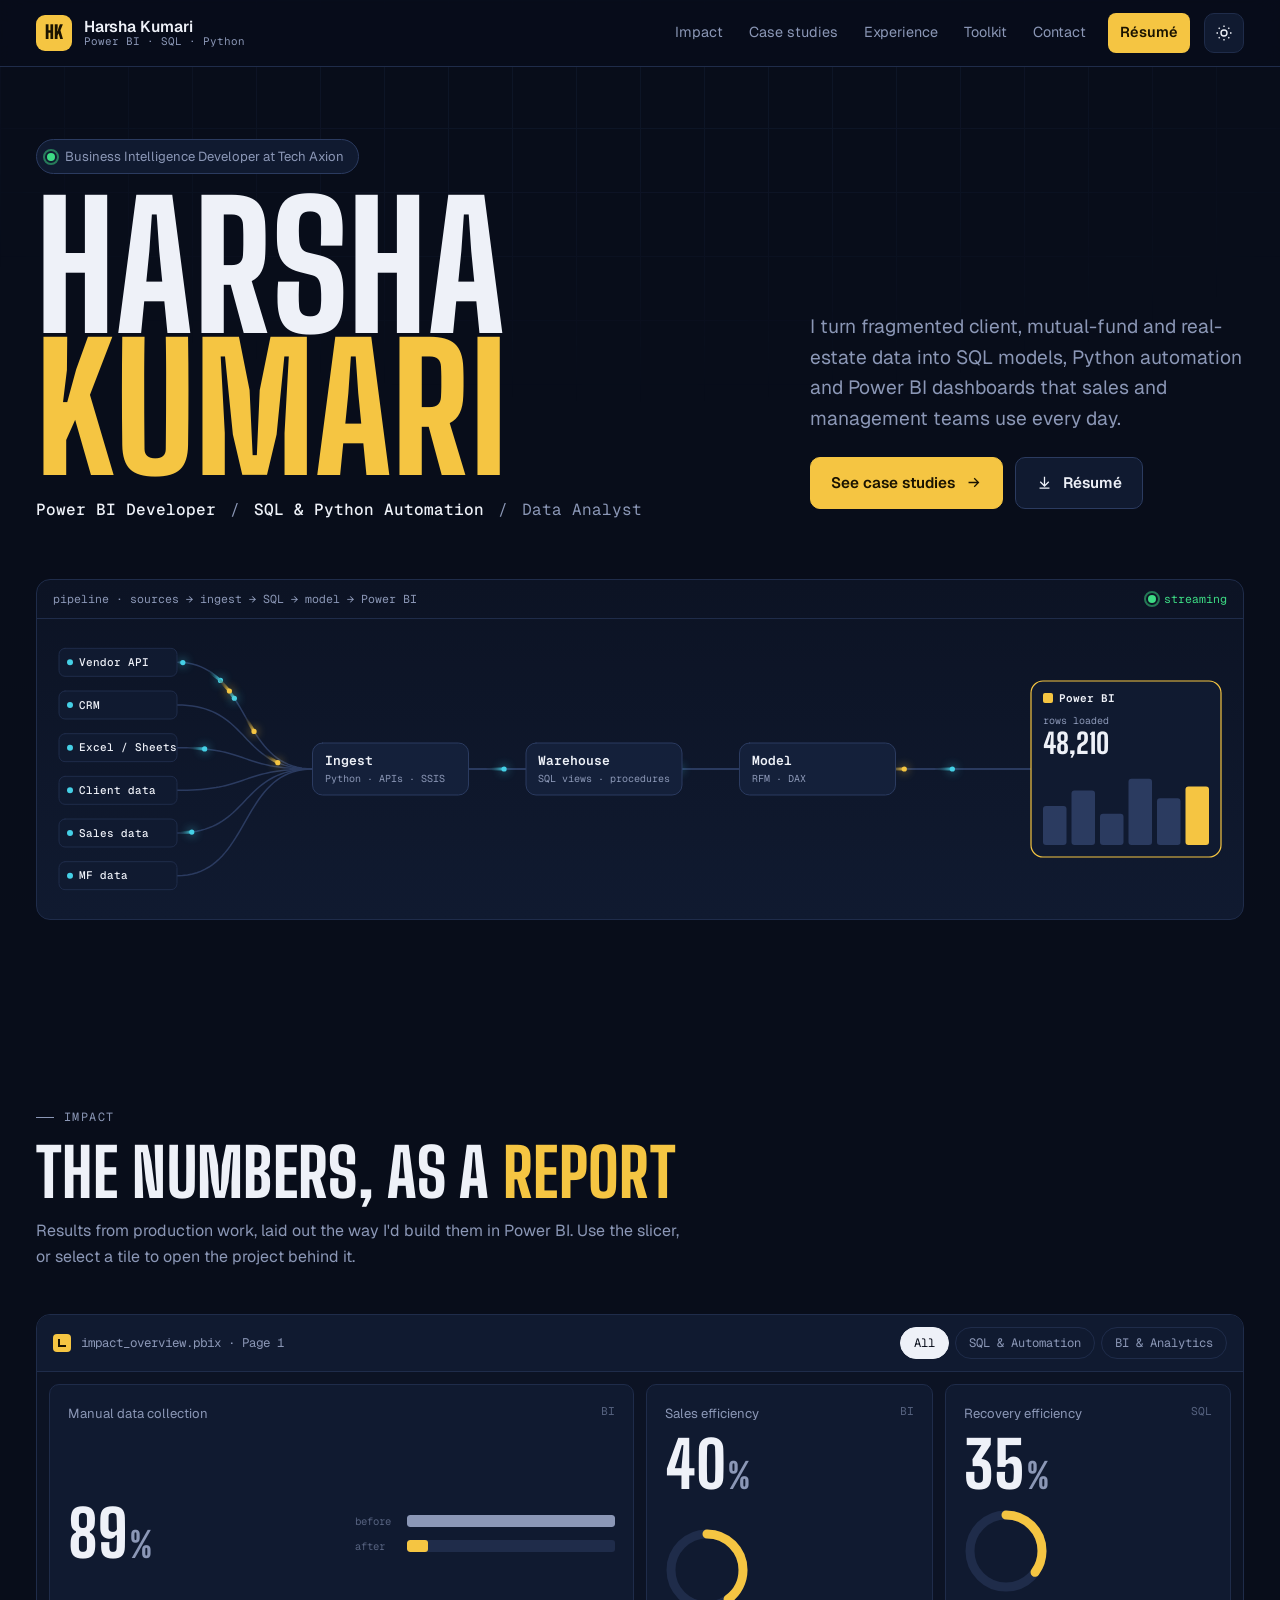
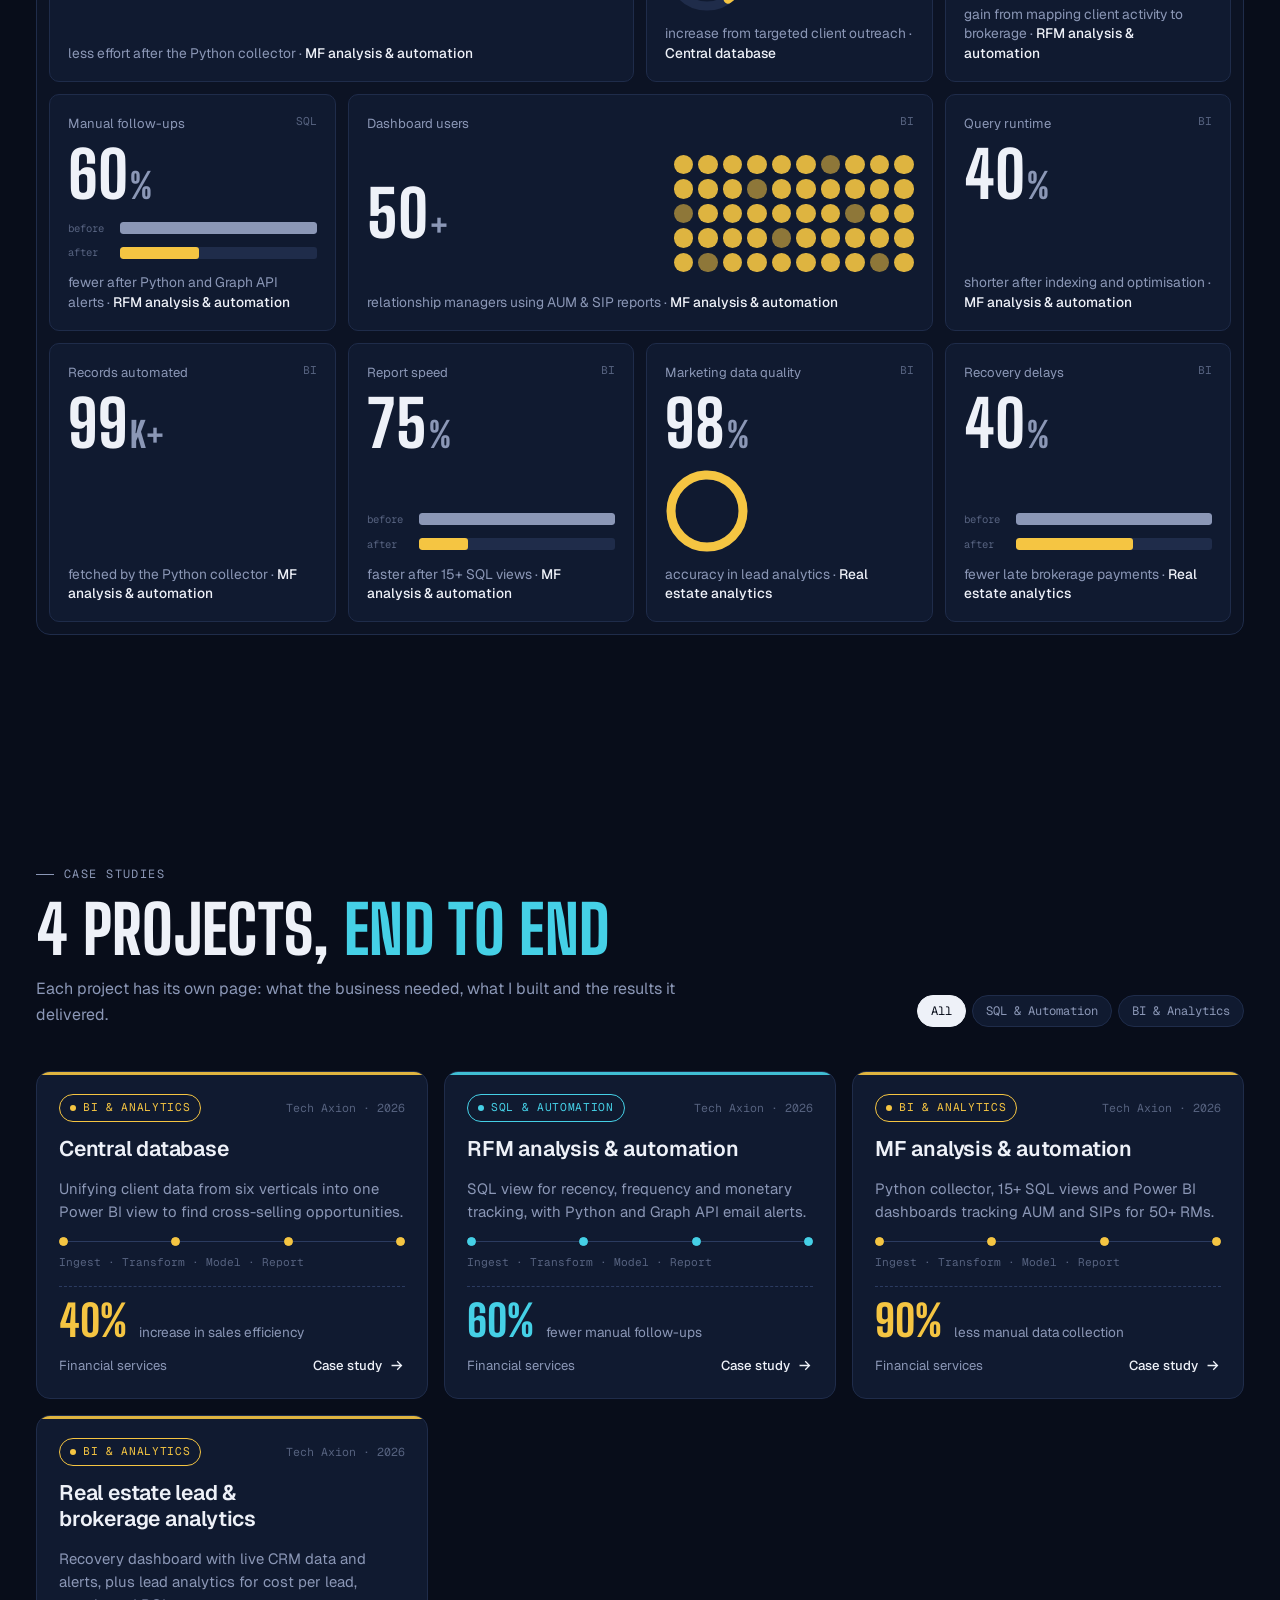
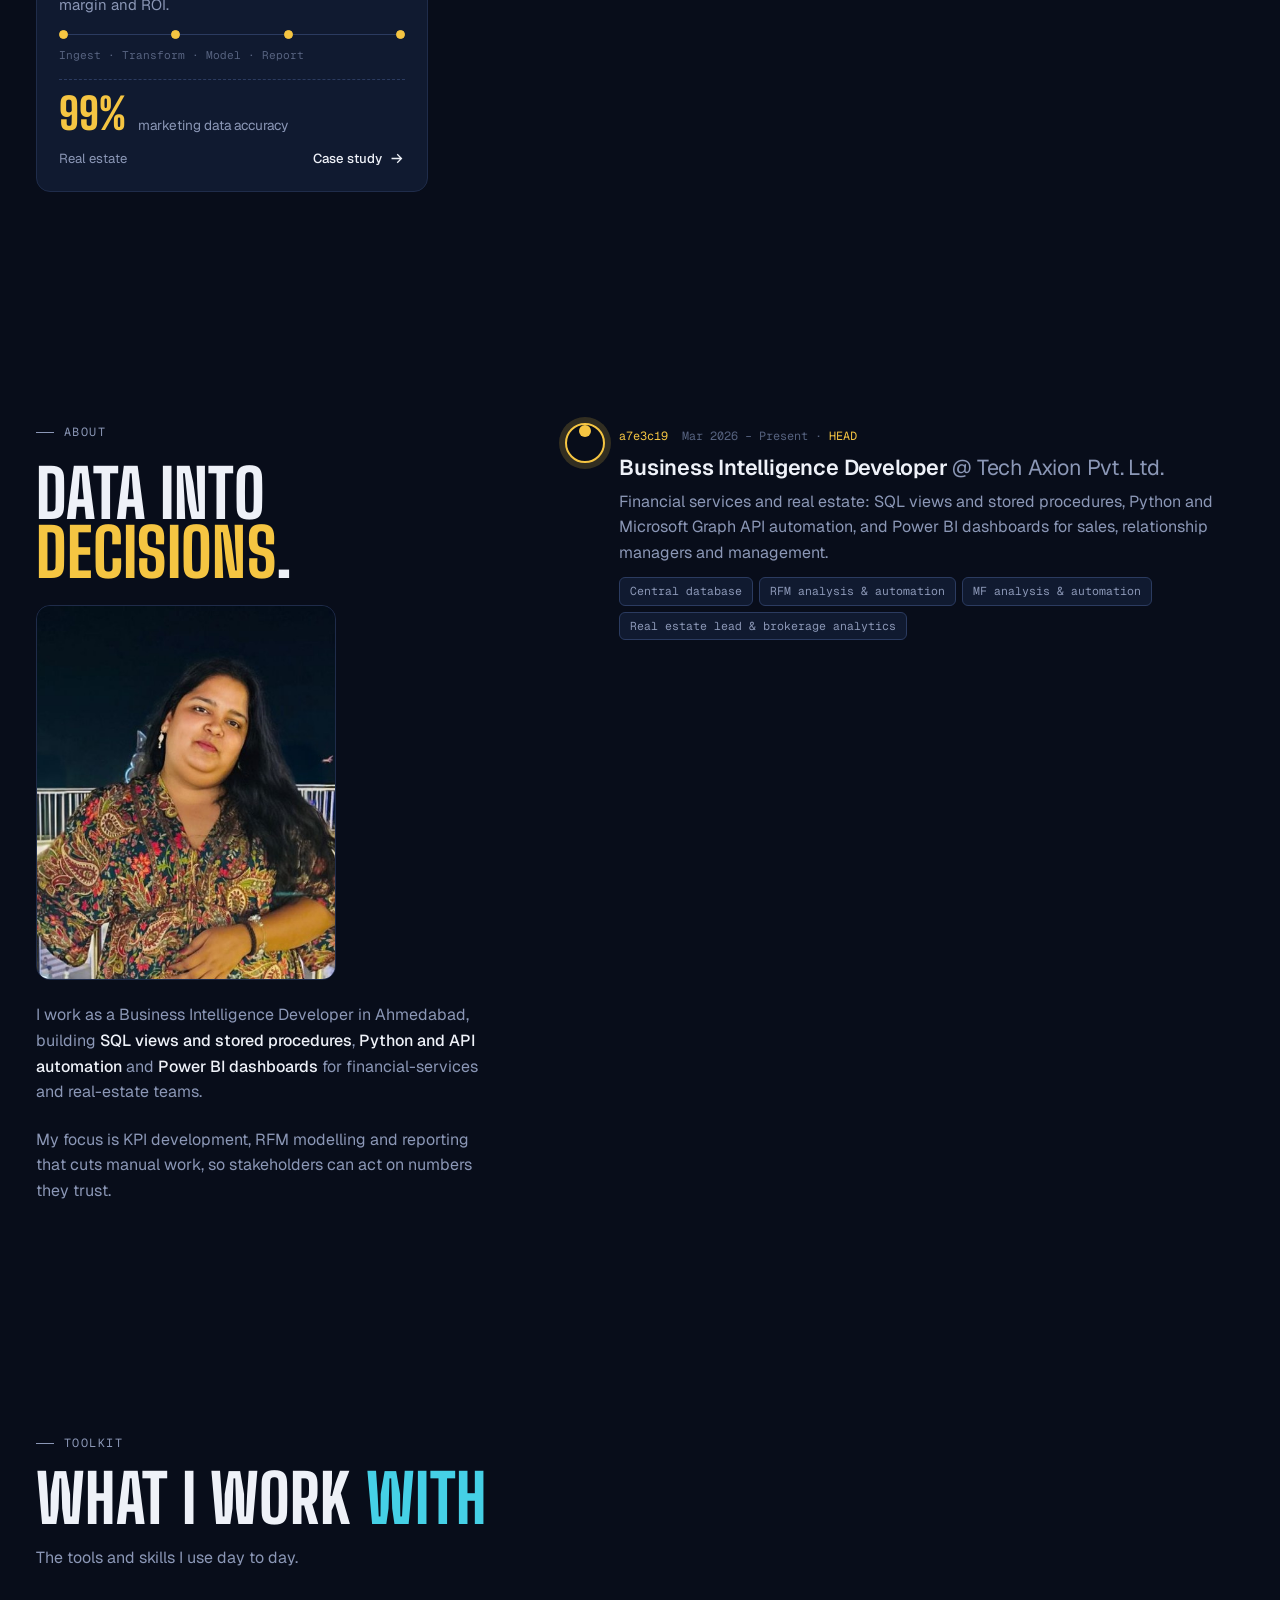
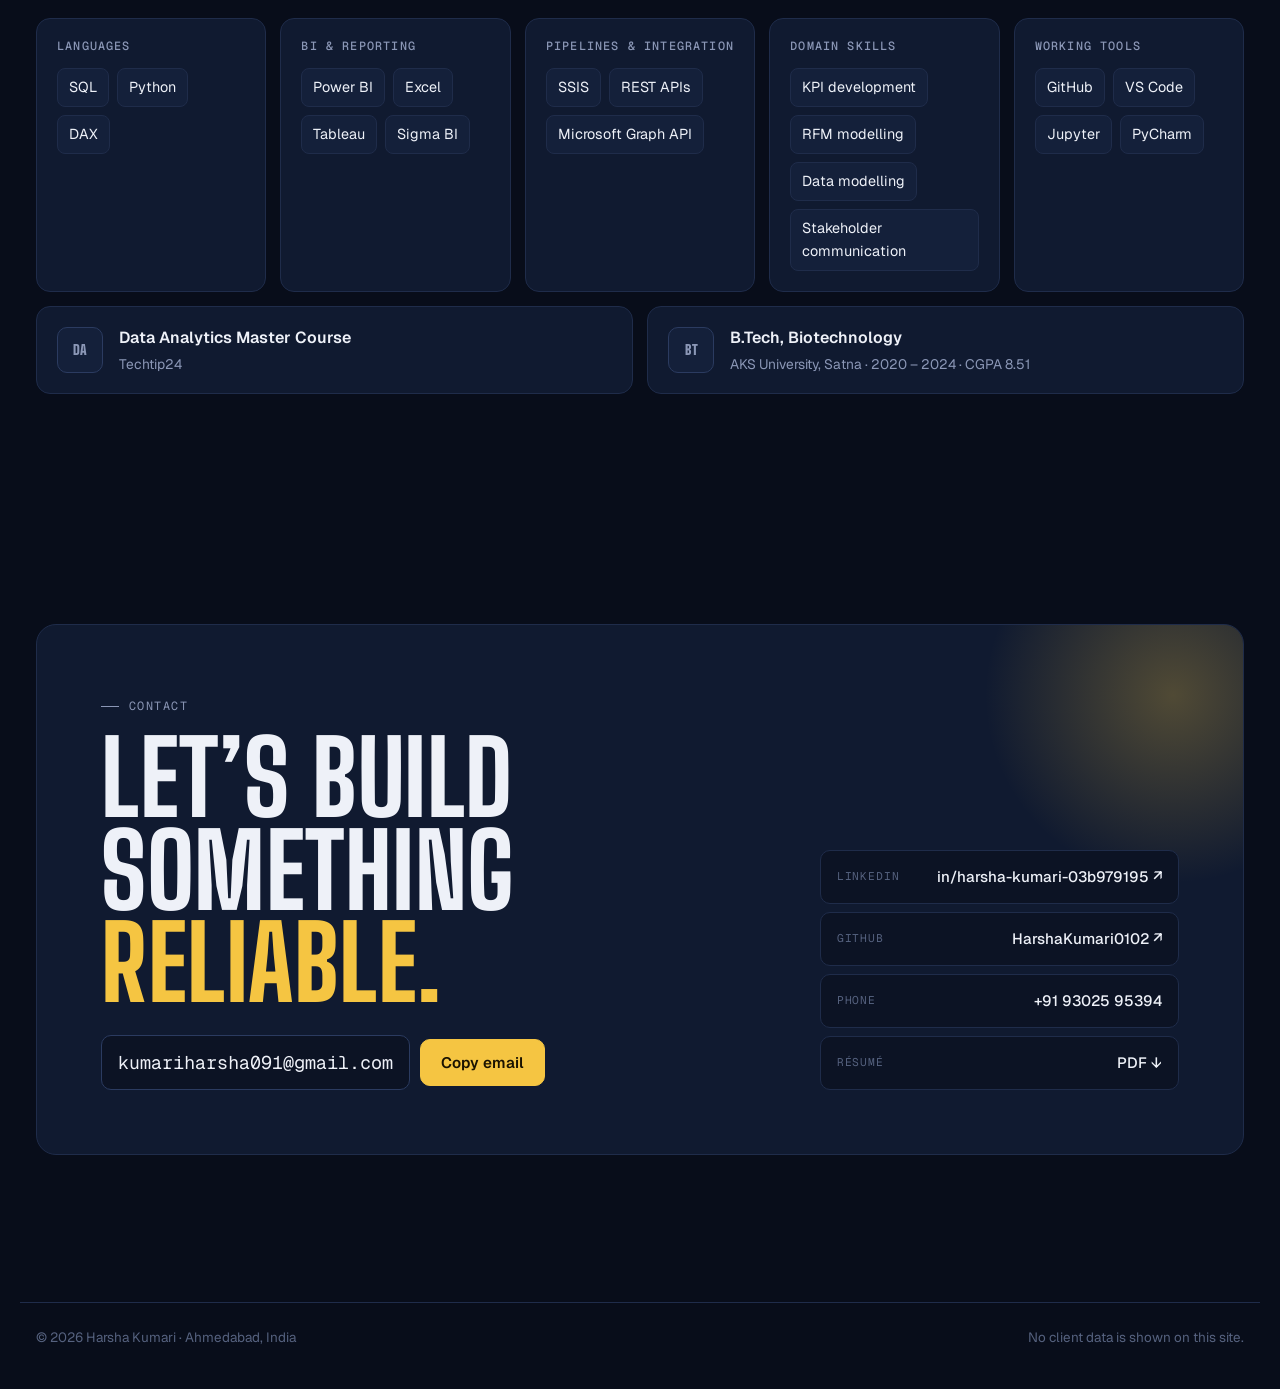
<file: index.html>
<!doctype html><html><head><meta charset=utf8><meta name=viewport content="width=device-width,initial-scale=1,viewport-fit=cover"><style>:root{color-scheme:light;box-sizing:border-box;padding-top:env(safe-area-inset-top,0px);padding-bottom:env(safe-area-inset-bottom,0px)}html{scroll-padding-top:env(safe-area-inset-top,0px)}body{margin:0;padding:0;font:14px -apple-system,BlinkMacSystemFont,sans-serif;background:#fff;color:#000}img{max-width:100%}[hidden]:not([hidden=until-found i]){display:none!important}</style></head><body>
<!doctype html>
<html lang="en">
<head>
<meta charset="utf-8">
<meta name="viewport" content="width=device-width, initial-scale=1, viewport-fit=cover">
<title>Harsha Kumari · Power BI Developer &amp; Data Analyst</title>
<meta name="claude:viewport-fit-sides" content="cover">
<meta name="description" content="Harsha Kumari, Power BI developer and data analyst in Ahmedabad. Case studies on SQL modelling, Python automation and Power BI dashboards.">
<meta name="theme-color" content="#080d1a">
<meta property="og:title" content="Harsha Kumari · Power BI Developer &amp; Data Analyst">
<meta property="og:description" content="Harsha Kumari, Power BI developer and data analyst in Ahmedabad. Case studies on SQL modelling, Python automation and Power BI dashboards.">
<meta property="og:type" content="website">
<link rel="icon" href="data:image/svg+xml,%3Csvg xmlns='http://www.w3.org/2000/svg' viewBox='0 0 32 32'%3E%3Crect width='32' height='32' rx='8' fill='%23f5c542'/%3E%3Crect x='7' y='16' width='4' height='9' rx='1' fill='%23080d1a'/%3E%3Crect x='14' y='11' width='4' height='14' rx='1' fill='%23080d1a'/%3E%3Crect x='21' y='7' width='4' height='18' rx='1' fill='%23080d1a'/%3E%3C/svg%3E">
<script>try{var t=localStorage.getItem("hk-theme");if(t)document.documentElement.setAttribute("data-theme",t)}catch(e){}</script>
<link rel="preconnect" href="https://fonts.googleapis.com">
<link rel="preconnect" href="https://fonts.gstatic.com" crossorigin>
<link rel="stylesheet" href="https://fonts.googleapis.com/css2?family=Big+Shoulders+Display:wght@700;800;900&family=Geist:wght@400;500;600;700&family=Geist+Mono:wght@400;500&display=swap">
<link rel="stylesheet" href="assets/css/site.css">
</head>
<body>
<a class="skip" href="#main">Skip to content</a>
<header class="site-header">
  <div class="wrap">
    <a class="brand" href="index.html" aria-label="Harsha Kumari, home">
      <span class="logo">HK</span>
      <span class="brand-txt"><b>Harsha Kumari</b><span>Power BI · SQL · Python</span></span>
    </a>
    <nav class="nav" id="nav" aria-label="Main">
      <a href="#impact">Impact</a>
      <a href="#work">Case studies</a>
      <a href="#about">Experience</a>
      <a href="#stack">Toolkit</a>
      <a href="#contact">Contact</a>
      <a class="cta" href="assets/docs/Harsha_Kumari_Resume.pdf" target="_blank" rel="noopener">Résumé</a>
    </nav>
    <button class="icon-btn" id="theme-btn" type="button" aria-label="Switch between dark and light theme"><svg viewBox="0 0 24 24" fill="none" stroke="currentColor" stroke-width="1.8" aria-hidden="true"><circle cx="12" cy="12" r="4"/><path d="M12 2v2M12 20v2M4.9 4.9l1.4 1.4M17.7 17.7l1.4 1.4M2 12h2M20 12h2M4.9 19.1l1.4-1.4M17.7 6.3l1.4-1.4"/></svg></button>
    <button class="icon-btn menu-btn" id="menu-btn" type="button" aria-label="Open menu" aria-expanded="false" aria-controls="nav"><svg viewBox="0 0 24 24" fill="none" stroke="currentColor" stroke-width="1.8" aria-hidden="true"><path d="M4 7h16M4 12h16M4 17h16"/></svg></button>
  </div>
</header>

<main id="main">
<section class="hero">
  <div class="wrap">
    <div class="hero-top">
      <div>
        <span class="status"><i class="pulse" aria-hidden="true"></i>Business Intelligence Developer at Tech Axion</span>
        <h1 class="display hero-name">Harsha<br><span class="gold">Kumari</span></h1>
        <div class="hero-role"><b>Power BI Developer</b><span>/</span><b>SQL &amp; Python Automation</b><span>/</span><span>Data Analyst</span></div>
      </div>
      <div class="hero-side">
        <p class="lede">I turn fragmented client, mutual-fund and real-estate data into SQL models, Python automation and Power BI dashboards that sales and management teams use every day.</p>
        <div class="btns">
          <a class="btn primary" href="#work">See case studies <svg viewBox="0 0 24 24" width="17" height="17" fill="none" stroke="currentColor" stroke-width="1.8" aria-hidden="true"><path d="M5 12h14M13 6l6 6-6 6"/></svg></a>
          <a class="btn" href="assets/docs/Harsha_Kumari_Resume.pdf" target="_blank" rel="noopener"><svg viewBox="0 0 24 24" fill="none" stroke="currentColor" stroke-width="1.8" aria-hidden="true"><path d="M12 4v12M6 11l6 6 6-6M5 20h14"/></svg> Résumé</a>
        </div>
      </div>
    </div>
    <div class="pipe">
      <div class="pipe-bar"><span>pipeline · sources → ingest → SQL → model → Power BI</span><span class="live"><i class="pulse" aria-hidden="true"></i>streaming</span></div>
      <canvas id="pipeline" role="img" aria-label="Animation of data flowing from vendor APIs, CRM, Excel and client data through Python ingestion, SQL views and a data model into a Power BI report"></canvas>
    </div>
  </div>
</section>

<section id="impact">
  <div class="wrap">
    <div class="sec-row">
      <div class="sec-head"><span class="eyebrow">Impact</span><h2>The numbers, as a <span class="gold">report</span></h2>
        <p>Results from production work, laid out the way I'd build them in Power BI. Use the slicer, or select a tile to open the project behind it.</p></div>
    </div>
    <div class="report" data-animate>
      <div class="report-bar"><span class="report-file"><i aria-hidden="true"></i>impact_overview.pbix · Page 1</span><div class="slicers" id="slicers" role="group" aria-label="Filter tiles by track"><button class="chip" type="button" data-filter="all" aria-pressed="true">All</button><button class="chip" type="button" data-filter="SQL &amp; Automation" aria-pressed="false">SQL &amp; Automation</button><button class="chip" type="button" data-filter="BI &amp; Analytics" aria-pressed="false">BI &amp; Analytics</button></div></div>
      <div class="tiles"><a class="tile wide" href="projects/mf-analysis.html" data-track="BI &amp; Analytics">
  <div class="tile-title"><span>Manual data collection</span><span>BI</span></div>
  <div class="tile-body"><span class="num"><span data-count="90">90</span><small>%</small></span><div class="ba" aria-hidden="true"><div class="ba-row"><span>before</span><div><i style="width:100%"></i></div></div><div class="ba-row after"><span>after</span><div><i style="width:10%"></i></div></div></div></div>
  <div class="tile-foot">less effort after the Python collector · <b>MF analysis &amp; automation</b></div>
</a><a class="tile" href="projects/central-database.html" data-track="BI &amp; Analytics">
  <div class="tile-title"><span>Sales efficiency</span><span>BI</span></div>
  <div class="tile-body"><span class="num"><span data-count="40">40</span><small>%</small></span><svg class="ring" viewBox="0 0 84 84" aria-hidden="true"><circle class="bg" cx="42" cy="42" r="36"/><circle class="fg" cx="42" cy="42" r="36" stroke-dasharray="226.19" style="stroke-dashoffset:135.71"/></svg></div>
  <div class="tile-foot">increase from targeted client outreach · <b>Central database</b></div>
</a><a class="tile" href="projects/rfm-analysis.html" data-track="SQL &amp; Automation">
  <div class="tile-title"><span>Recovery efficiency</span><span>SQL</span></div>
  <div class="tile-body"><span class="num"><span data-count="35">35</span><small>%</small></span><svg class="ring" viewBox="0 0 84 84" aria-hidden="true"><circle class="bg" cx="42" cy="42" r="36"/><circle class="fg" cx="42" cy="42" r="36" stroke-dasharray="226.19" style="stroke-dashoffset:147.02"/></svg></div>
  <div class="tile-foot">gain from mapping client activity to brokerage · <b>RFM analysis &amp; automation</b></div>
</a><a class="tile" href="projects/rfm-analysis.html" data-track="SQL &amp; Automation">
  <div class="tile-title"><span>Manual follow-ups</span><span>SQL</span></div>
  <div class="tile-body"><span class="num"><span data-count="60">60</span><small>%</small></span><div class="ba" aria-hidden="true"><div class="ba-row"><span>before</span><div><i style="width:100%"></i></div></div><div class="ba-row after"><span>after</span><div><i style="width:40%"></i></div></div></div></div>
  <div class="tile-foot">fewer after Python and Graph API alerts · <b>RFM analysis &amp; automation</b></div>
</a><a class="tile wide" href="projects/mf-analysis.html" data-track="BI &amp; Analytics">
  <div class="tile-title"><span>Dashboard users</span><span>BI</span></div>
  <div class="tile-body"><span class="num"><span data-count="50">50</span><small>+</small></span><div class="dots" aria-hidden="true"><i></i><i></i><i></i><i></i><i></i><i></i><i></i><i></i><i></i><i></i><i></i><i></i><i></i><i></i><i></i><i></i><i></i><i></i><i></i><i></i><i></i><i></i><i></i><i></i><i></i><i></i><i></i><i></i><i></i><i></i><i></i><i></i><i></i><i></i><i></i><i></i><i></i><i></i><i></i><i></i><i></i><i></i><i></i><i></i><i></i><i></i><i></i><i></i><i></i><i></i></div></div>
  <div class="tile-foot">relationship managers using AUM &amp; SIP reports · <b>MF analysis &amp; automation</b></div>
</a><a class="tile" href="projects/mf-analysis.html" data-track="BI &amp; Analytics">
  <div class="tile-title"><span>Query runtime</span><span>BI</span></div>
  <div class="tile-body"><span class="num"><span data-count="40">40</span><small>%</small></span></div>
  <div class="tile-foot">shorter after indexing and optimisation · <b>MF analysis &amp; automation</b></div>
</a><a class="tile" href="projects/mf-analysis.html" data-track="BI &amp; Analytics">
  <div class="tile-title"><span>Records automated</span><span>BI</span></div>
  <div class="tile-body"><span class="num"><span data-count="100">100</span><small>K+</small></span></div>
  <div class="tile-foot">fetched by the Python collector · <b>MF analysis &amp; automation</b></div>
</a><a class="tile" href="projects/mf-analysis.html" data-track="BI &amp; Analytics">
  <div class="tile-title"><span>Report speed</span><span>BI</span></div>
  <div class="tile-body"><span class="num"><span data-count="75">75</span><small>%</small></span><div class="ba" aria-hidden="true"><div class="ba-row"><span>before</span><div><i style="width:100%"></i></div></div><div class="ba-row after"><span>after</span><div><i style="width:25%"></i></div></div></div></div>
  <div class="tile-foot">faster after 15+ SQL views · <b>MF analysis &amp; automation</b></div>
</a><a class="tile" href="projects/real-estate-analytics.html" data-track="BI &amp; Analytics">
  <div class="tile-title"><span>Marketing data quality</span><span>BI</span></div>
  <div class="tile-body"><span class="num"><span data-count="99">99</span><small>%</small></span><svg class="ring" viewBox="0 0 84 84" aria-hidden="true"><circle class="bg" cx="42" cy="42" r="36"/><circle class="fg" cx="42" cy="42" r="36" stroke-dasharray="226.19" style="stroke-dashoffset:2.26"/></svg></div>
  <div class="tile-foot">accuracy in lead analytics · <b>Real estate analytics</b></div>
</a><a class="tile" href="projects/real-estate-analytics.html" data-track="BI &amp; Analytics">
  <div class="tile-title"><span>Recovery delays</span><span>BI</span></div>
  <div class="tile-body"><span class="num"><span data-count="40">40</span><small>%</small></span><div class="ba" aria-hidden="true"><div class="ba-row"><span>before</span><div><i style="width:100%"></i></div></div><div class="ba-row after"><span>after</span><div><i style="width:60%"></i></div></div></div></div>
  <div class="tile-foot">fewer late brokerage payments · <b>Real estate analytics</b></div>
</a></div>
    </div>
  </div>
</section>

<section id="work">
  <div class="wrap">
    <div class="sec-row">
      <div class="sec-head"><span class="eyebrow">Case studies</span><h2>4 projects, <span class="cyan">end to end</span></h2>
        <p>Each project has its own page: what the business needed, what I built and the results it delivered.</p></div>
      <div class="slicers" id="filters" role="group" aria-label="Filter case studies"><button class="chip" type="button" data-filter="all" aria-pressed="true">All</button><button class="chip" type="button" data-filter="SQL &amp; Automation" aria-pressed="false">SQL &amp; Automation</button><button class="chip" type="button" data-filter="BI &amp; Analytics" aria-pressed="false">BI &amp; Analytics</button></div>
    </div>
    <div class="cards"><a class="card bi rise" href="projects/central-database.html" data-track="BI &amp; Analytics">
  <div class="card-top"><span class="tag bi">BI &amp; Analytics</span><span class="when">Tech Axion · 2026</span></div>
  <h3>Central database</h3>
  <p>Unifying client data from six verticals into one Power BI view to find cross-selling opportunities.</p>
  <div><div class="flow" aria-hidden="true"><i class="on" title="Ingest"></i><b></b><i class="on" title="Transform"></i><b></b><i class="on" title="Model"></i><b></b><i class="on" title="Report"></i></div><div class="note mono" style="margin-top:8px;font-size:.7rem">Ingest · Transform · Model · Report</div></div>
  <div class="card-kpi"><span class="num">40%</span><span>increase in sales efficiency</span></div>
  <div class="card-foot"><span>Financial services</span><span class="go">Case study <svg viewBox="0 0 24 24" width="17" height="17" fill="none" stroke="currentColor" stroke-width="1.8" aria-hidden="true"><path d="M5 12h14M13 6l6 6-6 6"/></svg></span></div>
</a><a class="card de rise" href="projects/rfm-analysis.html" data-track="SQL &amp; Automation">
  <div class="card-top"><span class="tag de">SQL &amp; Automation</span><span class="when">Tech Axion · 2026</span></div>
  <h3>RFM analysis &amp; automation</h3>
  <p>SQL view for recency, frequency and monetary tracking, with Python and Graph API email alerts.</p>
  <div><div class="flow" aria-hidden="true"><i class="on" title="Ingest"></i><b></b><i class="on" title="Transform"></i><b></b><i class="on" title="Model"></i><b></b><i class="on" title="Report"></i></div><div class="note mono" style="margin-top:8px;font-size:.7rem">Ingest · Transform · Model · Report</div></div>
  <div class="card-kpi"><span class="num">60%</span><span>fewer manual follow-ups</span></div>
  <div class="card-foot"><span>Financial services</span><span class="go">Case study <svg viewBox="0 0 24 24" width="17" height="17" fill="none" stroke="currentColor" stroke-width="1.8" aria-hidden="true"><path d="M5 12h14M13 6l6 6-6 6"/></svg></span></div>
</a><a class="card bi rise" href="projects/mf-analysis.html" data-track="BI &amp; Analytics">
  <div class="card-top"><span class="tag bi">BI &amp; Analytics</span><span class="when">Tech Axion · 2026</span></div>
  <h3>MF analysis &amp; automation</h3>
  <p>Python collector, 15+ SQL views and Power BI dashboards tracking AUM and SIPs for 50+ RMs.</p>
  <div><div class="flow" aria-hidden="true"><i class="on" title="Ingest"></i><b></b><i class="on" title="Transform"></i><b></b><i class="on" title="Model"></i><b></b><i class="on" title="Report"></i></div><div class="note mono" style="margin-top:8px;font-size:.7rem">Ingest · Transform · Model · Report</div></div>
  <div class="card-kpi"><span class="num">90%</span><span>less manual data collection</span></div>
  <div class="card-foot"><span>Financial services</span><span class="go">Case study <svg viewBox="0 0 24 24" width="17" height="17" fill="none" stroke="currentColor" stroke-width="1.8" aria-hidden="true"><path d="M5 12h14M13 6l6 6-6 6"/></svg></span></div>
</a><a class="card bi rise" href="projects/real-estate-analytics.html" data-track="BI &amp; Analytics">
  <div class="card-top"><span class="tag bi">BI &amp; Analytics</span><span class="when">Tech Axion · 2026</span></div>
  <h3>Real estate lead &amp; brokerage analytics</h3>
  <p>Recovery dashboard with live CRM data and alerts, plus lead analytics for cost per lead, margin and ROI.</p>
  <div><div class="flow" aria-hidden="true"><i class="on" title="Ingest"></i><b></b><i class="on" title="Transform"></i><b></b><i class="on" title="Model"></i><b></b><i class="on" title="Report"></i></div><div class="note mono" style="margin-top:8px;font-size:.7rem">Ingest · Transform · Model · Report</div></div>
  <div class="card-kpi"><span class="num">99%</span><span>marketing data accuracy</span></div>
  <div class="card-foot"><span>Real estate</span><span class="go">Case study <svg viewBox="0 0 24 24" width="17" height="17" fill="none" stroke="currentColor" stroke-width="1.8" aria-hidden="true"><path d="M5 12h14M13 6l6 6-6 6"/></svg></span></div>
</a></div>
  </div>
</section>

<section id="about">
  <div class="wrap about">
    <div class="about-intro rise">
      <span class="eyebrow">About</span>
      <h2>Data into <span class="gold">decisions</span>.</h2>
      <div class="portrait"><span>HK</span><img src="assets/img/profile.jpg" alt="Portrait of Harsha Kumari" onerror="this.remove()"></div>
      <p>I work as a Business Intelligence Developer in Ahmedabad, building <b>SQL views and stored procedures</b>, <b>Python and API automation</b> and <b>Power BI dashboards</b> for financial-services and real-estate teams.</p><p>My focus is KPI development, RFM modelling and reporting that cuts manual work, so stakeholders can act on numbers they trust.</p>
    </div>
    <div class="graph" aria-label="Work history"><div class="commit rise">
  <div class="node"></div>
  <div class="commit-body">
    <div class="commit-meta"><span class="hash">a7e3c19</span><span>Mar 2026 – Present · <span class="gold">HEAD</span></span></div>
    <h3>Business Intelligence Developer <span>@ Tech Axion Pvt. Ltd.</span></h3>
    <p>Financial services and real estate: SQL views and stored procedures, Python and Microsoft Graph API automation, and Power BI dashboards for sales, relationship managers and management.</p>
    <div class="refs"><a href="projects/central-database.html">Central database</a><a href="projects/rfm-analysis.html">RFM analysis &amp; automation</a><a href="projects/mf-analysis.html">MF analysis &amp; automation</a><a href="projects/real-estate-analytics.html">Real estate lead &amp; brokerage analytics</a></div>
  </div>
</div></div>
  </div>
</section>

<section id="stack">
  <div class="wrap">
    <div class="sec-head"><span class="eyebrow">Toolkit</span><h2>What I work <span class="cyan">with</span></h2>
      <p>The tools and skills I use day to day.</p></div>
    <div class="kit"><div class="kit-group rise"><h3>Languages</h3><div class="kit-items"><span>SQL</span><span>Python</span><span>DAX</span></div></div><div class="kit-group rise"><h3>BI &amp; reporting</h3><div class="kit-items"><span>Power BI</span><span>Excel</span><span>Tableau</span><span>Sigma BI</span></div></div><div class="kit-group rise"><h3>Pipelines &amp; integration</h3><div class="kit-items"><span>SSIS</span><span>REST APIs</span><span>Microsoft Graph API</span></div></div><div class="kit-group rise"><h3>Domain skills</h3><div class="kit-items"><span>KPI development</span><span>RFM modelling</span><span>Data modelling</span><span>Stakeholder communication</span></div></div><div class="kit-group rise"><h3>Working tools</h3><div class="kit-items"><span>GitHub</span><span>VS Code</span><span>Jupyter</span><span>PyCharm</span></div></div></div>
    <div class="creds"><div class="cred"><span class="cred-ico">DA</span><div><b>Data Analytics Master Course</b><span>Techtip24</span></div></div><div class="cred"><span class="cred-ico">BT</span><div><b>B.Tech, Biotechnology</b><span>AKS University, Satna · 2020 – 2024 · CGPA 8.51</span></div></div></div>
  </div>
</section>

<section id="contact">
  <div class="wrap">
    <div class="contact rise">
      <div>
        <span class="eyebrow">Contact</span>
        <p class="display" style="margin-top:16px">Let’s build something <em>reliable.</em></p>
        <div class="email-row">
          <a href="mailto:kumariharsha091@gmail.com">kumariharsha091@gmail.com</a>
          <button class="btn primary" id="copy-email" type="button" data-copy="kumariharsha091@gmail.com">Copy email</button>
        </div>
      </div>
      <div class="links">
        <a href="https://www.linkedin.com/in/harsha-kumari-03b979195" target="_blank" rel="noopener"><span>LinkedIn</span><b>in/harsha-kumari-03b979195 ↗</b></a>
        <a href="https://github.com/HarshaKumari0102" target="_blank" rel="noopener"><span>GitHub</span><b>HarshaKumari0102 ↗</b></a>
        <div><span>Phone</span><b>+91 93025 95394</b></div>
        <a href="assets/docs/Harsha_Kumari_Resume.pdf" target="_blank" rel="noopener"><span>Résumé</span><b>PDF ↓</b></a>
      </div>
    </div>
  </div>
</section>
</main>
<footer>
  <div class="wrap">
    <span>© <span id="year">2026</span> Harsha Kumari · Ahmedabad, India</span>
    <span>No client data is shown on this site.</span>
  </div>
</footer>
<script src="assets/js/site.js"></script>
</body>
</html>

</body></html>
</file>
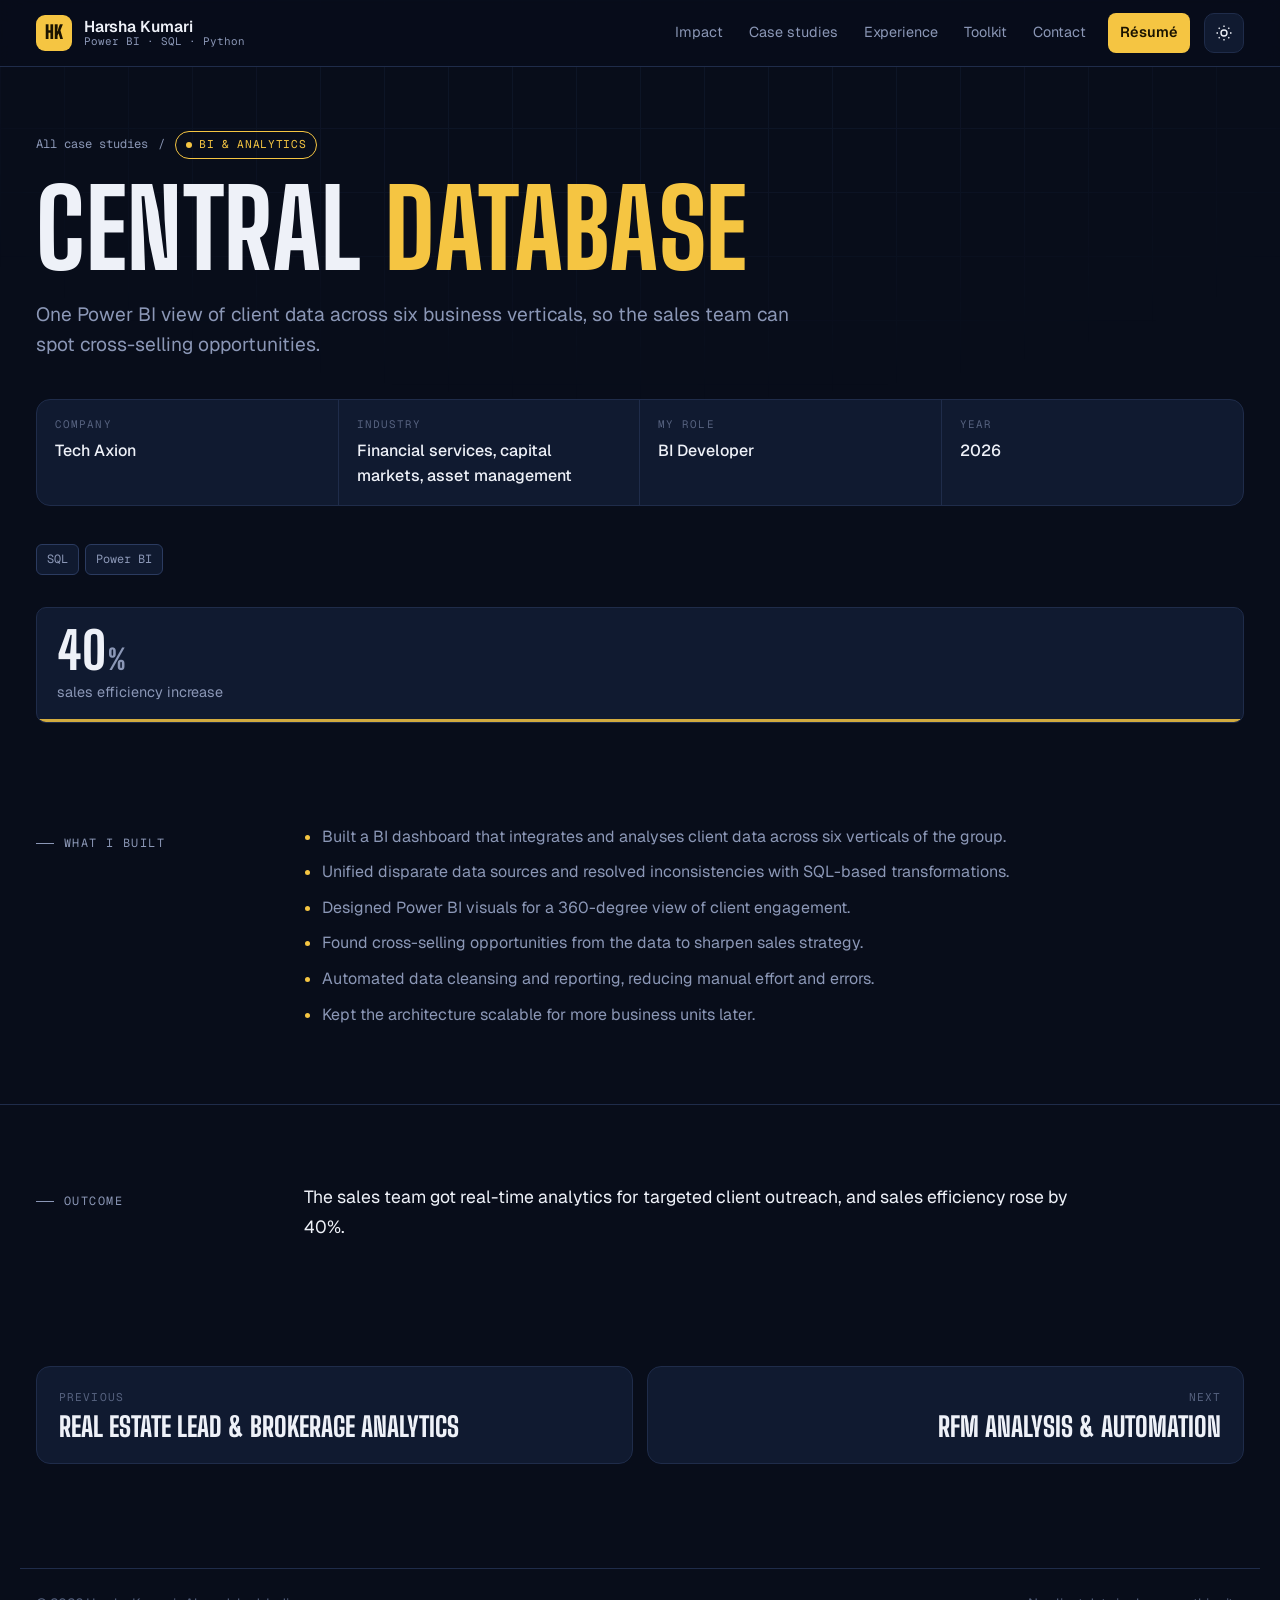
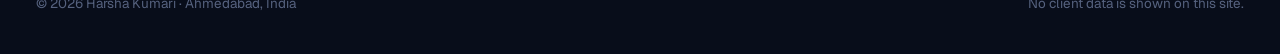
<file: projects/central-database.html>
<!doctype html>
<html lang="en">
<head>
<meta charset="utf-8">
<meta name="viewport" content="width=device-width, initial-scale=1, viewport-fit=cover">
<title>Central database · Harsha Kumari</title>
<meta name="claude:viewport-fit-sides" content="cover">
<meta name="description" content="One Power BI view of client data across six business verticals, so the sales team can spot cross-selling opportunities.">
<meta name="theme-color" content="#080d1a">
<meta property="og:type" content="website">
<link rel="icon" href="data:image/svg+xml,%3Csvg xmlns='http://www.w3.org/2000/svg' viewBox='0 0 32 32'%3E%3Crect width='32' height='32' rx='8' fill='%23f5c542'/%3E%3Crect x='7' y='16' width='4' height='9' rx='1' fill='%23080d1a'/%3E%3Crect x='14' y='11' width='4' height='14' rx='1' fill='%23080d1a'/%3E%3Crect x='21' y='7' width='4' height='18' rx='1' fill='%23080d1a'/%3E%3C/svg%3E">
<script>try{var t=localStorage.getItem("hk-theme");if(t)document.documentElement.setAttribute("data-theme",t)}catch(e){}</script>
<link rel="preconnect" href="https://fonts.googleapis.com">
<link rel="preconnect" href="https://fonts.gstatic.com" crossorigin>
<link rel="stylesheet" href="https://fonts.googleapis.com/css2?family=Big+Shoulders+Display:wght@700;800;900&family=Geist:wght@400;500;600;700&family=Geist+Mono:wght@400;500&display=swap">
<link rel="stylesheet" href="../assets/css/site.css">
</head>
<body>
<a class="skip" href="#main">Skip to content</a>
<header class="site-header">
  <div class="wrap">
    <a class="brand" href="../index.html" aria-label="Harsha Kumari, home">
      <span class="logo">HK</span>
      <span class="brand-txt"><b>Harsha Kumari</b><span>Power BI · SQL · Python</span></span>
    </a>
    <nav class="nav" id="nav" aria-label="Main">
      <a href="../index.html#impact">Impact</a>
      <a href="../index.html#work">Case studies</a>
      <a href="../index.html#about">Experience</a>
      <a href="../index.html#stack">Toolkit</a>
      <a href="../index.html#contact">Contact</a>
      <a class="cta" href="../assets/docs/Harsha_Kumari_Resume.pdf" target="_blank" rel="noopener">Résumé</a>
    </nav>
    <button class="icon-btn" id="theme-btn" type="button" aria-label="Switch between dark and light theme"><svg viewBox="0 0 24 24" fill="none" stroke="currentColor" stroke-width="1.8" aria-hidden="true"><circle cx="12" cy="12" r="4"/><path d="M12 2v2M12 20v2M4.9 4.9l1.4 1.4M17.7 17.7l1.4 1.4M2 12h2M20 12h2M4.9 19.1l1.4-1.4M17.7 6.3l1.4-1.4"/></svg></button>
    <button class="icon-btn menu-btn" id="menu-btn" type="button" aria-label="Open menu" aria-expanded="false" aria-controls="nav"><svg viewBox="0 0 24 24" fill="none" stroke="currentColor" stroke-width="1.8" aria-hidden="true"><path d="M4 7h16M4 12h16M4 17h16"/></svg></button>
  </div>
</header>

<main id="main" class="p-wrap bi">
<div class="wrap p-hero bi">
  <nav class="crumbs" aria-label="Breadcrumb"><a href="../index.html#work">All case studies</a><span>/</span><span class="tag bi">BI &amp; Analytics</span></nav>
  <h1>Central <span class="hl">database</span></h1>
  <p class="lede">One Power BI view of client data across six business verticals, so the sales team can spot cross-selling opportunities.</p>
  <dl class="meta"><div><dt>Company</dt><dd>Tech Axion</dd></div><div><dt>Industry</dt><dd>Financial services, capital markets, asset management</dd></div><div><dt>My role</dt><dd>BI Developer</dd></div><div><dt>Year</dt><dd>2026</dd></div></dl>
  <div class="stack-tags"><span>SQL</span><span>Power BI</span></div>
</div>
<div class="wrap" style="padding-bottom:24px" data-animate><div class="kpis bi"><div class="kpi"><span class="num"><span data-count="40">40</span><small>%</small></span><span>sales efficiency increase</span></div></div></div>
<div class="p-sec"><div class="wrap p-grid"><span class="eyebrow">What I built</span><div class="body"><ul><li>Built a BI dashboard that integrates and analyses client data across six verticals of the group.</li><li>Unified disparate data sources and resolved inconsistencies with SQL-based transformations.</li><li>Designed Power BI visuals for a 360-degree view of client engagement.</li><li>Found cross-selling opportunities from the data to sharpen sales strategy.</li><li>Automated data cleansing and reporting, reducing manual effort and errors.</li><li>Kept the architecture scalable for more business units later.</li></ul></div></div></div>
<div class="p-sec"><div class="wrap p-grid"><span class="eyebrow">Outcome</span><div class="body"><p>The sales team got real-time analytics for targeted client outreach, and sales efficiency rose by 40%.</p></div></div></div>
<div class="wrap pager"><a href="real-estate-analytics.html"><span>Previous</span><b>Real estate lead &amp; brokerage analytics</b></a><a href="rfm-analysis.html"><span>Next</span><b>RFM analysis &amp; automation</b></a></div>
</main>
<footer>
  <div class="wrap">
    <span>© <span id="year">2026</span> Harsha Kumari · Ahmedabad, India</span>
    <span>No client data is shown on this site.</span>
  </div>
</footer>
<script src="../assets/js/site.js"></script>
</body>
</html>
</file>
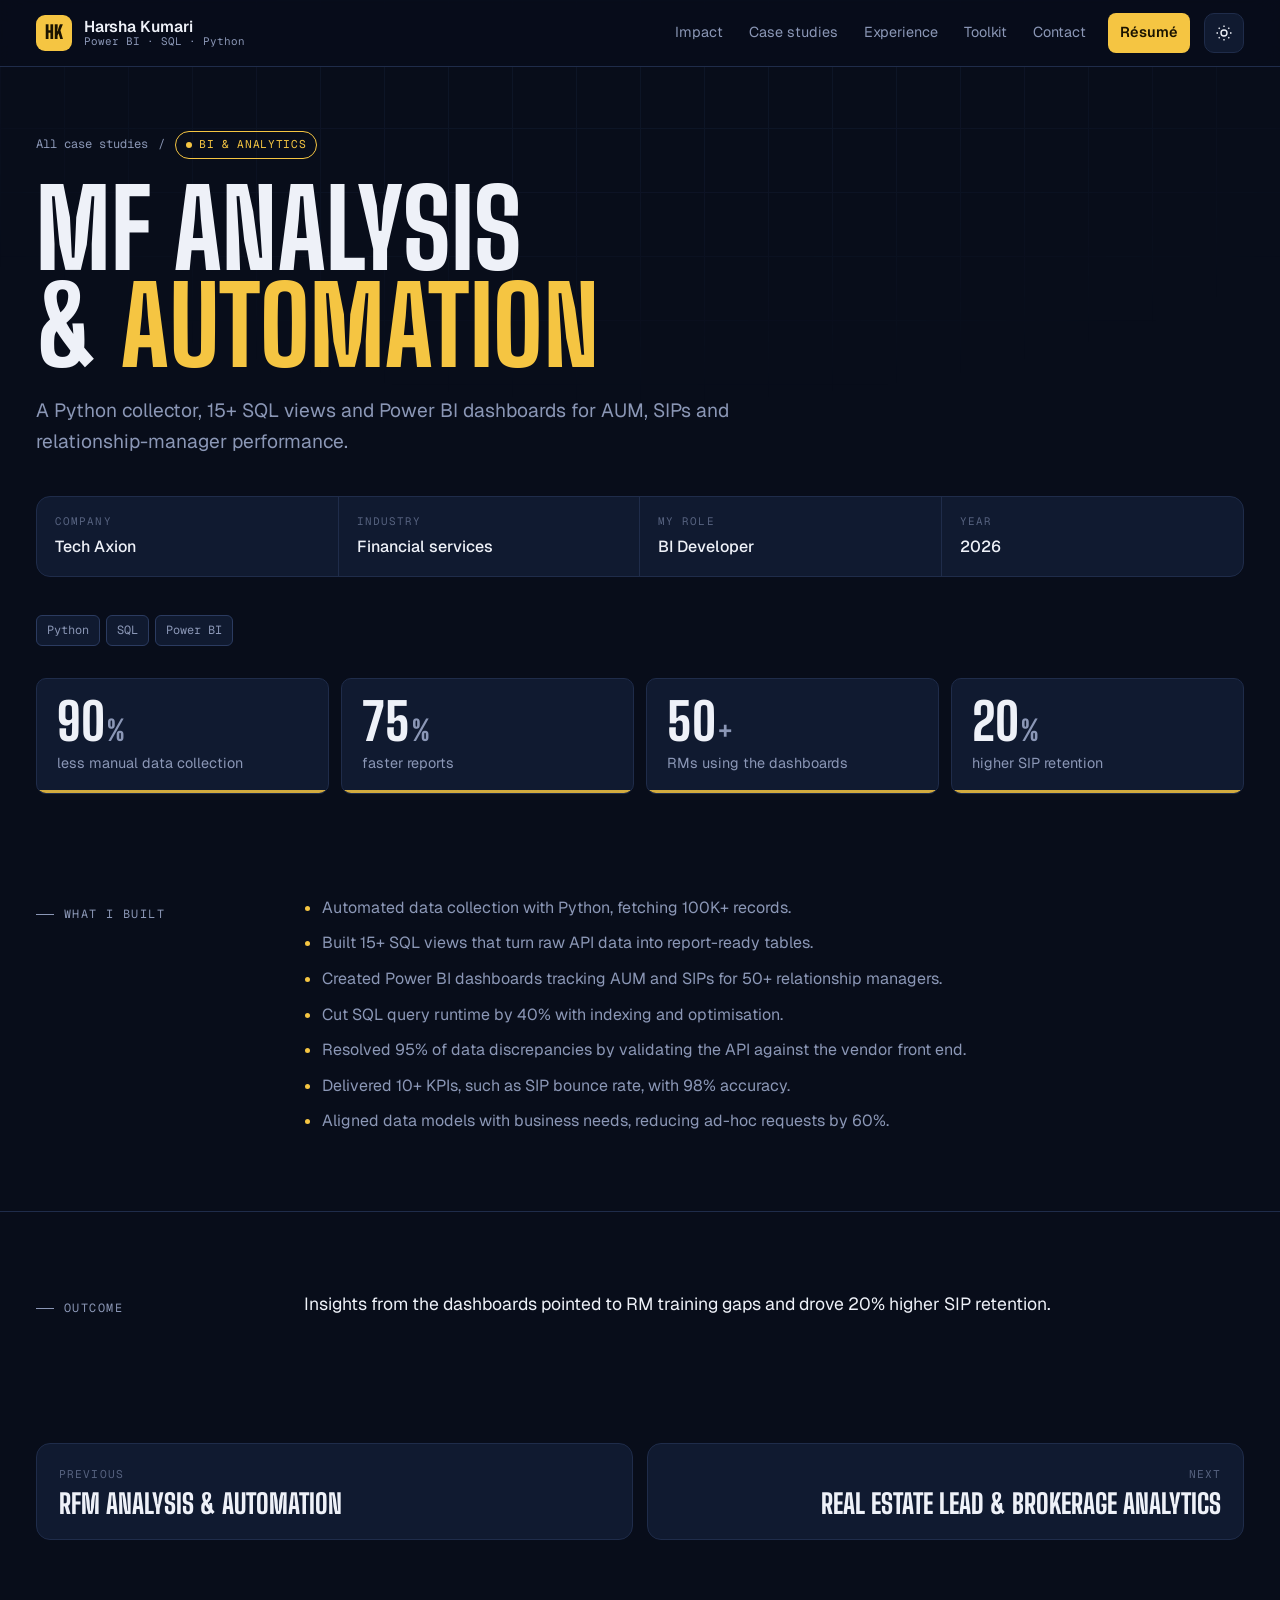
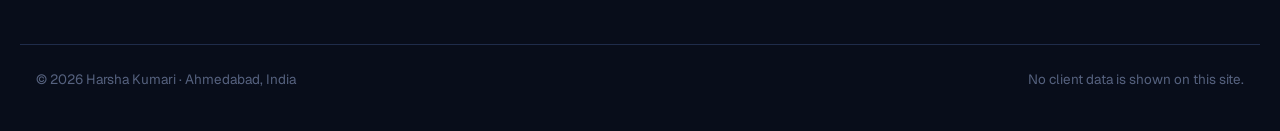
<file: projects/mf-analysis.html>
<!doctype html>
<html lang="en">
<head>
<meta charset="utf-8">
<meta name="viewport" content="width=device-width, initial-scale=1, viewport-fit=cover">
<title>MF analysis &amp; automation · Harsha Kumari</title>
<meta name="claude:viewport-fit-sides" content="cover">
<meta name="description" content="A Python collector, 15+ SQL views and Power BI dashboards for AUM, SIPs and relationship-manager performance.">
<meta name="theme-color" content="#080d1a">
<meta property="og:type" content="website">
<link rel="icon" href="data:image/svg+xml,%3Csvg xmlns='http://www.w3.org/2000/svg' viewBox='0 0 32 32'%3E%3Crect width='32' height='32' rx='8' fill='%23f5c542'/%3E%3Crect x='7' y='16' width='4' height='9' rx='1' fill='%23080d1a'/%3E%3Crect x='14' y='11' width='4' height='14' rx='1' fill='%23080d1a'/%3E%3Crect x='21' y='7' width='4' height='18' rx='1' fill='%23080d1a'/%3E%3C/svg%3E">
<script>try{var t=localStorage.getItem("hk-theme");if(t)document.documentElement.setAttribute("data-theme",t)}catch(e){}</script>
<link rel="preconnect" href="https://fonts.googleapis.com">
<link rel="preconnect" href="https://fonts.gstatic.com" crossorigin>
<link rel="stylesheet" href="https://fonts.googleapis.com/css2?family=Big+Shoulders+Display:wght@700;800;900&family=Geist:wght@400;500;600;700&family=Geist+Mono:wght@400;500&display=swap">
<link rel="stylesheet" href="../assets/css/site.css">
</head>
<body>
<a class="skip" href="#main">Skip to content</a>
<header class="site-header">
  <div class="wrap">
    <a class="brand" href="../index.html" aria-label="Harsha Kumari, home">
      <span class="logo">HK</span>
      <span class="brand-txt"><b>Harsha Kumari</b><span>Power BI · SQL · Python</span></span>
    </a>
    <nav class="nav" id="nav" aria-label="Main">
      <a href="../index.html#impact">Impact</a>
      <a href="../index.html#work">Case studies</a>
      <a href="../index.html#about">Experience</a>
      <a href="../index.html#stack">Toolkit</a>
      <a href="../index.html#contact">Contact</a>
      <a class="cta" href="../assets/docs/Harsha_Kumari_Resume.pdf" target="_blank" rel="noopener">Résumé</a>
    </nav>
    <button class="icon-btn" id="theme-btn" type="button" aria-label="Switch between dark and light theme"><svg viewBox="0 0 24 24" fill="none" stroke="currentColor" stroke-width="1.8" aria-hidden="true"><circle cx="12" cy="12" r="4"/><path d="M12 2v2M12 20v2M4.9 4.9l1.4 1.4M17.7 17.7l1.4 1.4M2 12h2M20 12h2M4.9 19.1l1.4-1.4M17.7 6.3l1.4-1.4"/></svg></button>
    <button class="icon-btn menu-btn" id="menu-btn" type="button" aria-label="Open menu" aria-expanded="false" aria-controls="nav"><svg viewBox="0 0 24 24" fill="none" stroke="currentColor" stroke-width="1.8" aria-hidden="true"><path d="M4 7h16M4 12h16M4 17h16"/></svg></button>
  </div>
</header>

<main id="main" class="p-wrap bi">
<div class="wrap p-hero bi">
  <nav class="crumbs" aria-label="Breadcrumb"><a href="../index.html#work">All case studies</a><span>/</span><span class="tag bi">BI &amp; Analytics</span></nav>
  <h1>MF analysis &amp; <span class="hl">automation</span></h1>
  <p class="lede">A Python collector, 15+ SQL views and Power BI dashboards for AUM, SIPs and relationship-manager performance.</p>
  <dl class="meta"><div><dt>Company</dt><dd>Tech Axion</dd></div><div><dt>Industry</dt><dd>Financial services</dd></div><div><dt>My role</dt><dd>BI Developer</dd></div><div><dt>Year</dt><dd>2026</dd></div></dl>
  <div class="stack-tags"><span>Python</span><span>SQL</span><span>Power BI</span></div>
</div>
<div class="wrap" style="padding-bottom:24px" data-animate><div class="kpis bi"><div class="kpi"><span class="num"><span data-count="90">90</span><small>%</small></span><span>less manual data collection</span></div><div class="kpi"><span class="num"><span data-count="75">75</span><small>%</small></span><span>faster reports</span></div><div class="kpi"><span class="num"><span data-count="50">50</span><small>+</small></span><span>RMs using the dashboards</span></div><div class="kpi"><span class="num"><span data-count="20">20</span><small>%</small></span><span>higher SIP retention</span></div></div></div>
<div class="p-sec"><div class="wrap p-grid"><span class="eyebrow">What I built</span><div class="body"><ul><li>Automated data collection with Python, fetching 100K+ records.</li><li>Built 15+ SQL views that turn raw API data into report-ready tables.</li><li>Created Power BI dashboards tracking AUM and SIPs for 50+ relationship managers.</li><li>Cut SQL query runtime by 40% with indexing and optimisation.</li><li>Resolved 95% of data discrepancies by validating the API against the vendor front end.</li><li>Delivered 10+ KPIs, such as SIP bounce rate, with 98% accuracy.</li><li>Aligned data models with business needs, reducing ad-hoc requests by 60%.</li></ul></div></div></div>
<div class="p-sec"><div class="wrap p-grid"><span class="eyebrow">Outcome</span><div class="body"><p>Insights from the dashboards pointed to RM training gaps and drove 20% higher SIP retention.</p></div></div></div>
<div class="wrap pager"><a href="rfm-analysis.html"><span>Previous</span><b>RFM analysis &amp; automation</b></a><a href="real-estate-analytics.html"><span>Next</span><b>Real estate lead &amp; brokerage analytics</b></a></div>
</main>
<footer>
  <div class="wrap">
    <span>© <span id="year">2026</span> Harsha Kumari · Ahmedabad, India</span>
    <span>No client data is shown on this site.</span>
  </div>
</footer>
<script src="../assets/js/site.js"></script>
</body>
</html>
</file>
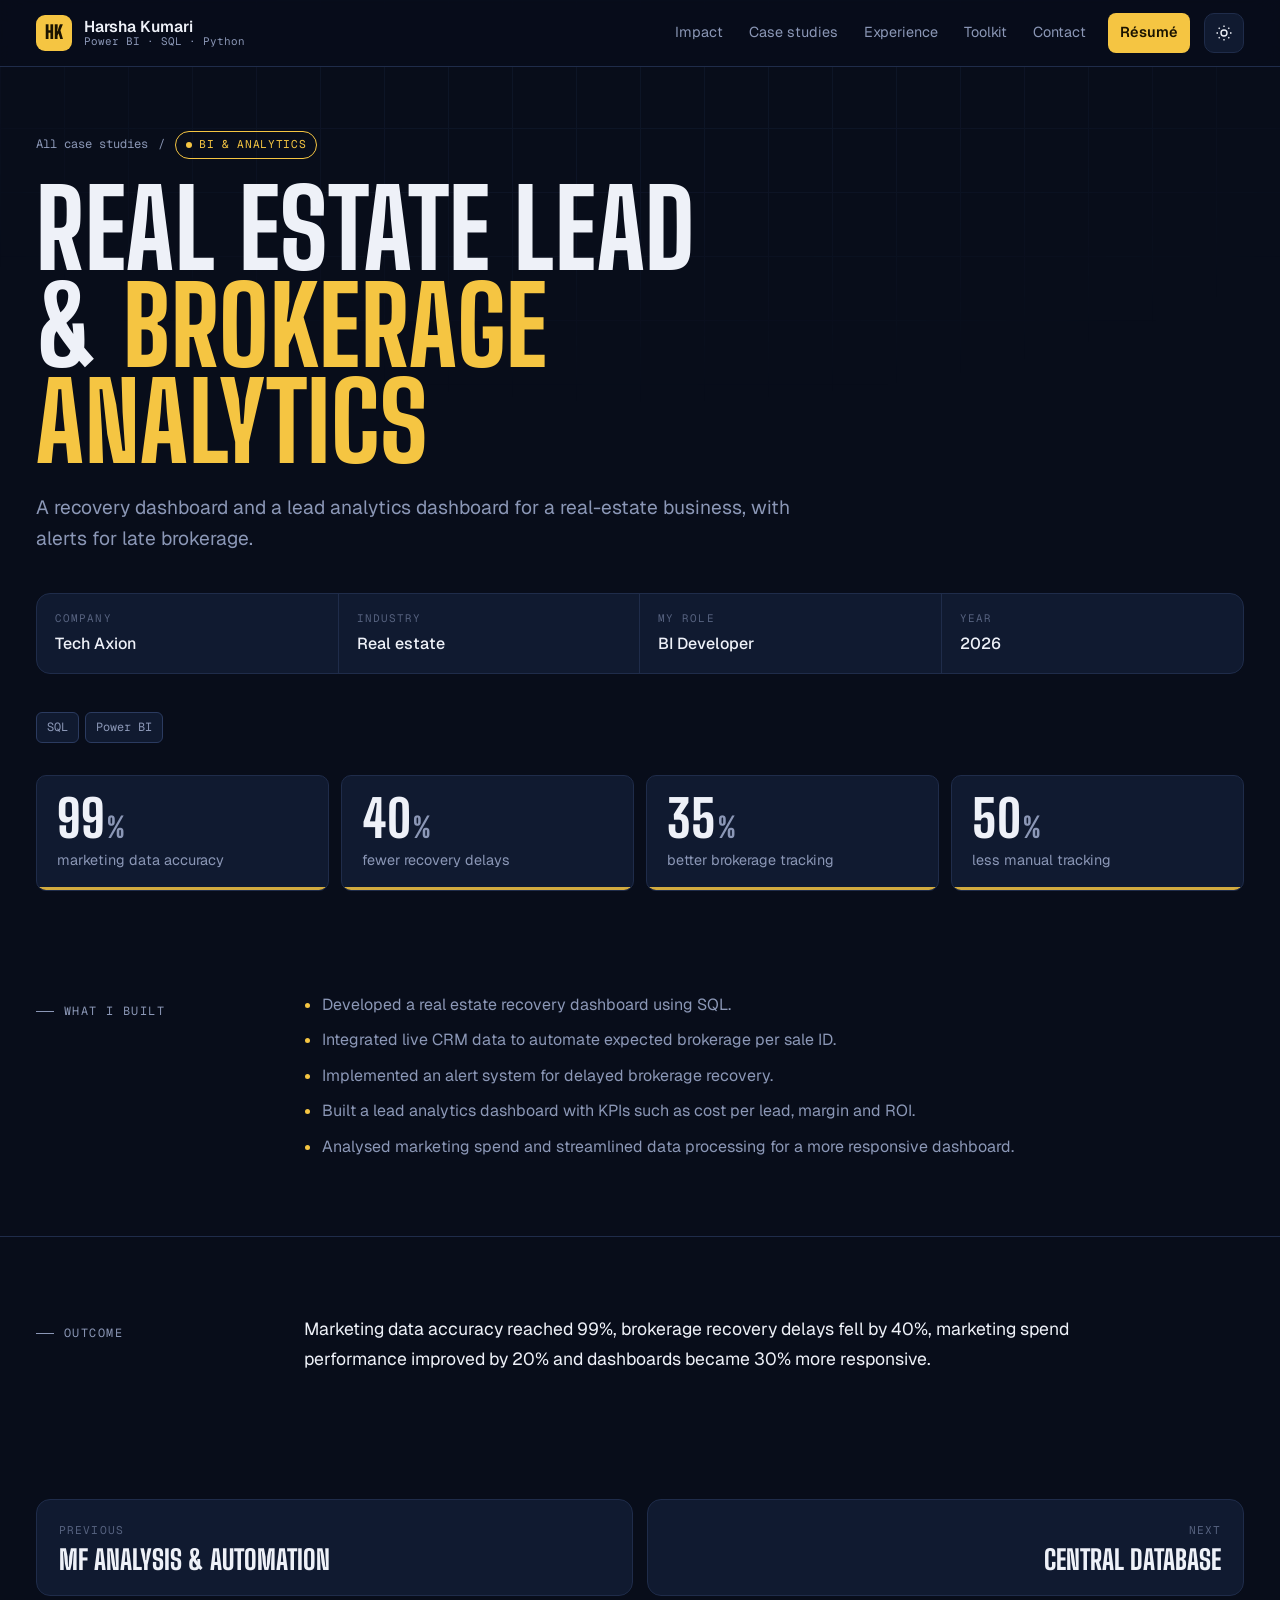
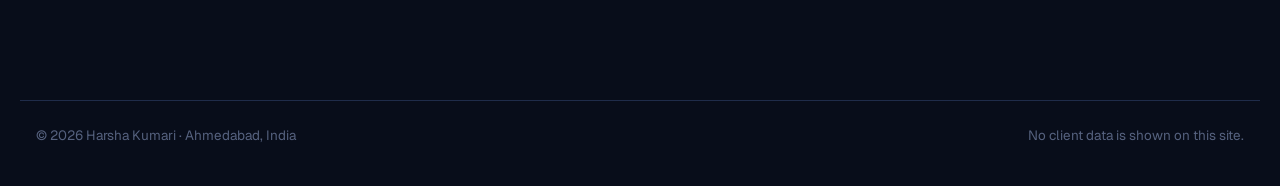
<file: projects/real-estate-analytics.html>
<!doctype html>
<html lang="en">
<head>
<meta charset="utf-8">
<meta name="viewport" content="width=device-width, initial-scale=1, viewport-fit=cover">
<title>Real estate lead &amp; brokerage analytics · Harsha Kumari</title>
<meta name="claude:viewport-fit-sides" content="cover">
<meta name="description" content="A recovery dashboard and a lead analytics dashboard for a real-estate business, with alerts for late brokerage.">
<meta name="theme-color" content="#080d1a">
<meta property="og:type" content="website">
<link rel="icon" href="data:image/svg+xml,%3Csvg xmlns='http://www.w3.org/2000/svg' viewBox='0 0 32 32'%3E%3Crect width='32' height='32' rx='8' fill='%23f5c542'/%3E%3Crect x='7' y='16' width='4' height='9' rx='1' fill='%23080d1a'/%3E%3Crect x='14' y='11' width='4' height='14' rx='1' fill='%23080d1a'/%3E%3Crect x='21' y='7' width='4' height='18' rx='1' fill='%23080d1a'/%3E%3C/svg%3E">
<script>try{var t=localStorage.getItem("hk-theme");if(t)document.documentElement.setAttribute("data-theme",t)}catch(e){}</script>
<link rel="preconnect" href="https://fonts.googleapis.com">
<link rel="preconnect" href="https://fonts.gstatic.com" crossorigin>
<link rel="stylesheet" href="https://fonts.googleapis.com/css2?family=Big+Shoulders+Display:wght@700;800;900&family=Geist:wght@400;500;600;700&family=Geist+Mono:wght@400;500&display=swap">
<link rel="stylesheet" href="../assets/css/site.css">
</head>
<body>
<a class="skip" href="#main">Skip to content</a>
<header class="site-header">
  <div class="wrap">
    <a class="brand" href="../index.html" aria-label="Harsha Kumari, home">
      <span class="logo">HK</span>
      <span class="brand-txt"><b>Harsha Kumari</b><span>Power BI · SQL · Python</span></span>
    </a>
    <nav class="nav" id="nav" aria-label="Main">
      <a href="../index.html#impact">Impact</a>
      <a href="../index.html#work">Case studies</a>
      <a href="../index.html#about">Experience</a>
      <a href="../index.html#stack">Toolkit</a>
      <a href="../index.html#contact">Contact</a>
      <a class="cta" href="../assets/docs/Harsha_Kumari_Resume.pdf" target="_blank" rel="noopener">Résumé</a>
    </nav>
    <button class="icon-btn" id="theme-btn" type="button" aria-label="Switch between dark and light theme"><svg viewBox="0 0 24 24" fill="none" stroke="currentColor" stroke-width="1.8" aria-hidden="true"><circle cx="12" cy="12" r="4"/><path d="M12 2v2M12 20v2M4.9 4.9l1.4 1.4M17.7 17.7l1.4 1.4M2 12h2M20 12h2M4.9 19.1l1.4-1.4M17.7 6.3l1.4-1.4"/></svg></button>
    <button class="icon-btn menu-btn" id="menu-btn" type="button" aria-label="Open menu" aria-expanded="false" aria-controls="nav"><svg viewBox="0 0 24 24" fill="none" stroke="currentColor" stroke-width="1.8" aria-hidden="true"><path d="M4 7h16M4 12h16M4 17h16"/></svg></button>
  </div>
</header>

<main id="main" class="p-wrap bi">
<div class="wrap p-hero bi">
  <nav class="crumbs" aria-label="Breadcrumb"><a href="../index.html#work">All case studies</a><span>/</span><span class="tag bi">BI &amp; Analytics</span></nav>
  <h1>Real estate lead &amp; <span class="hl">brokerage analytics</span></h1>
  <p class="lede">A recovery dashboard and a lead analytics dashboard for a real-estate business, with alerts for late brokerage.</p>
  <dl class="meta"><div><dt>Company</dt><dd>Tech Axion</dd></div><div><dt>Industry</dt><dd>Real estate</dd></div><div><dt>My role</dt><dd>BI Developer</dd></div><div><dt>Year</dt><dd>2026</dd></div></dl>
  <div class="stack-tags"><span>SQL</span><span>Power BI</span></div>
</div>
<div class="wrap" style="padding-bottom:24px" data-animate><div class="kpis bi"><div class="kpi"><span class="num"><span data-count="99">99</span><small>%</small></span><span>marketing data accuracy</span></div><div class="kpi"><span class="num"><span data-count="40">40</span><small>%</small></span><span>fewer recovery delays</span></div><div class="kpi"><span class="num"><span data-count="35">35</span><small>%</small></span><span>better brokerage tracking</span></div><div class="kpi"><span class="num"><span data-count="50">50</span><small>%</small></span><span>less manual tracking</span></div></div></div>
<div class="p-sec"><div class="wrap p-grid"><span class="eyebrow">What I built</span><div class="body"><ul><li>Developed a real estate recovery dashboard using SQL.</li><li>Integrated live CRM data to automate expected brokerage per sale ID.</li><li>Implemented an alert system for delayed brokerage recovery.</li><li>Built a lead analytics dashboard with KPIs such as cost per lead, margin and ROI.</li><li>Analysed marketing spend and streamlined data processing for a more responsive dashboard.</li></ul></div></div></div>
<div class="p-sec"><div class="wrap p-grid"><span class="eyebrow">Outcome</span><div class="body"><p>Marketing data accuracy reached 99%, brokerage recovery delays fell by 40%, marketing spend performance improved by 20% and dashboards became 30% more responsive.</p></div></div></div>
<div class="wrap pager"><a href="mf-analysis.html"><span>Previous</span><b>MF analysis &amp; automation</b></a><a href="central-database.html"><span>Next</span><b>Central database</b></a></div>
</main>
<footer>
  <div class="wrap">
    <span>© <span id="year">2026</span> Harsha Kumari · Ahmedabad, India</span>
    <span>No client data is shown on this site.</span>
  </div>
</footer>
<script src="../assets/js/site.js"></script>
</body>
</html>
</file>
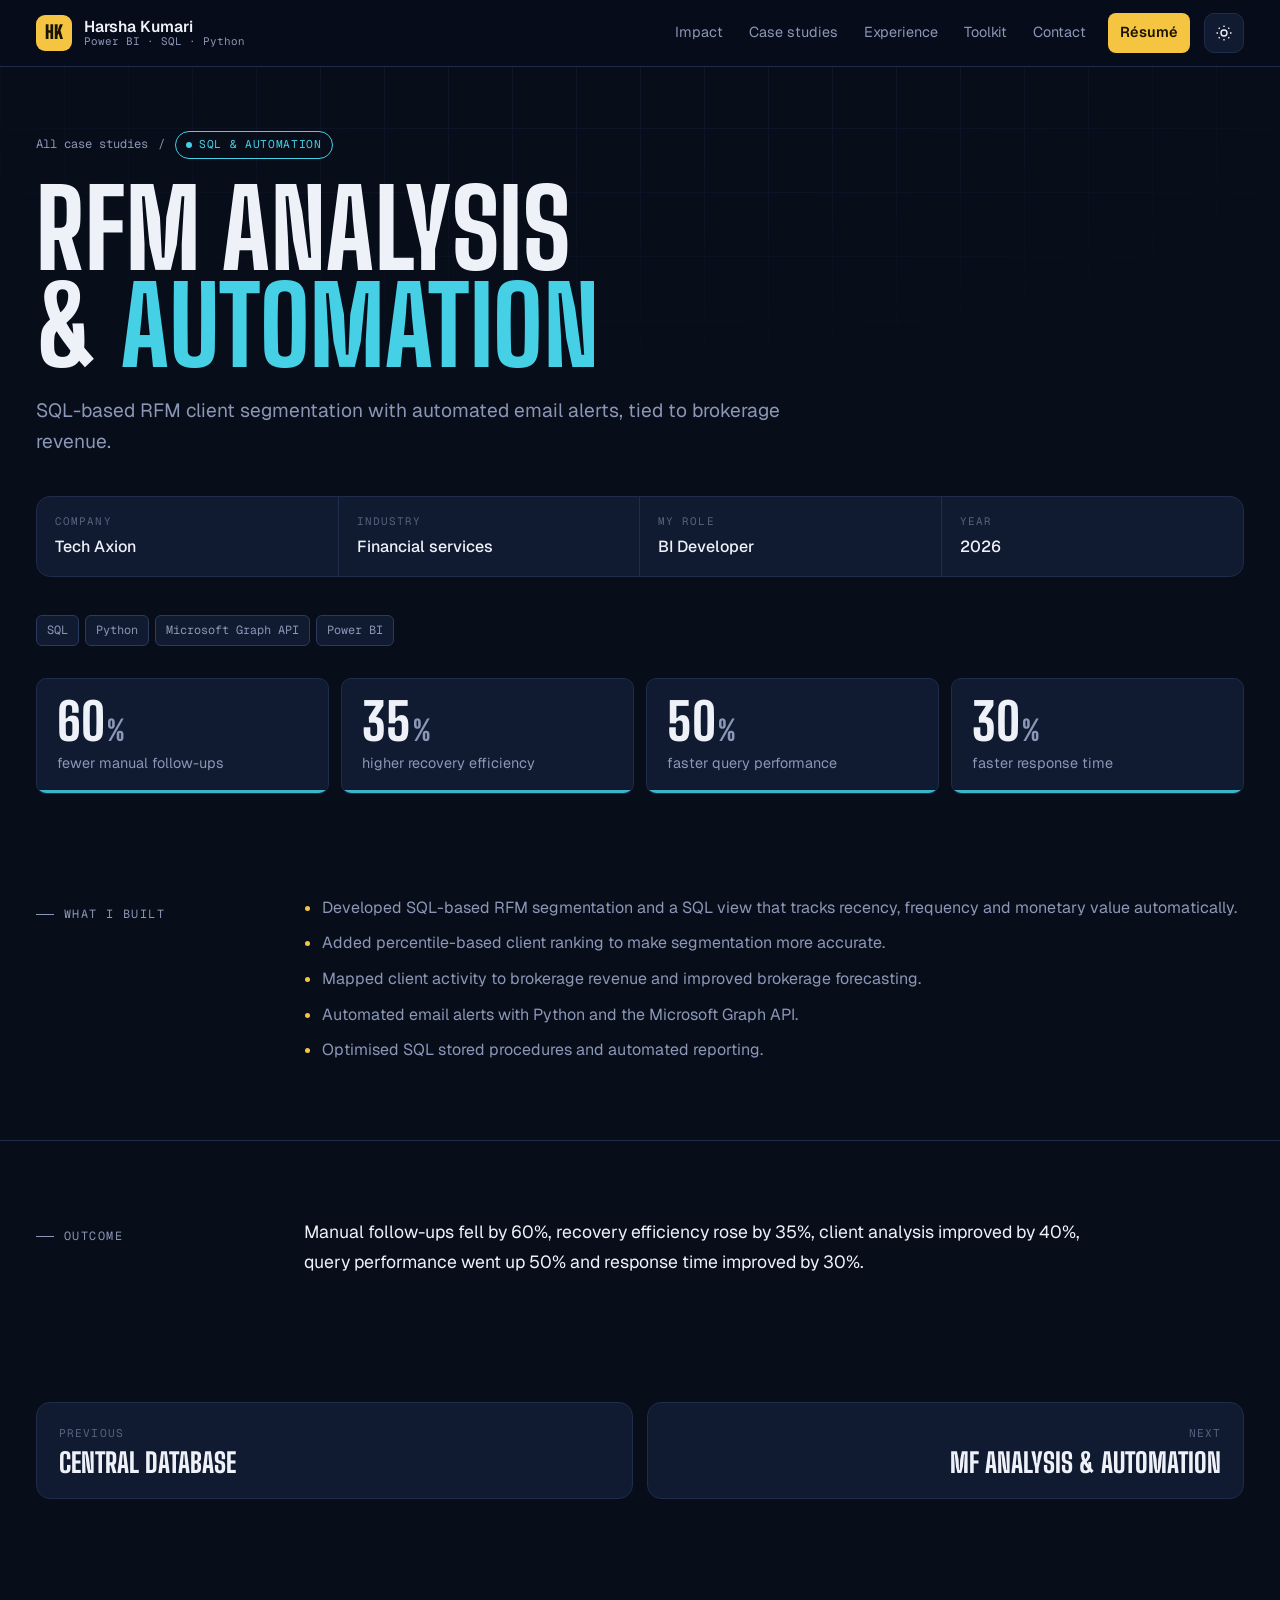
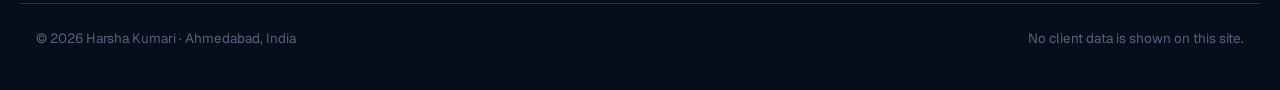
<file: projects/rfm-analysis.html>
<!doctype html>
<html lang="en">
<head>
<meta charset="utf-8">
<meta name="viewport" content="width=device-width, initial-scale=1, viewport-fit=cover">
<title>RFM analysis &amp; automation · Harsha Kumari</title>
<meta name="claude:viewport-fit-sides" content="cover">
<meta name="description" content="SQL-based RFM client segmentation with automated email alerts, tied to brokerage revenue.">
<meta name="theme-color" content="#080d1a">
<meta property="og:type" content="website">
<link rel="icon" href="data:image/svg+xml,%3Csvg xmlns='http://www.w3.org/2000/svg' viewBox='0 0 32 32'%3E%3Crect width='32' height='32' rx='8' fill='%23f5c542'/%3E%3Crect x='7' y='16' width='4' height='9' rx='1' fill='%23080d1a'/%3E%3Crect x='14' y='11' width='4' height='14' rx='1' fill='%23080d1a'/%3E%3Crect x='21' y='7' width='4' height='18' rx='1' fill='%23080d1a'/%3E%3C/svg%3E">
<script>try{var t=localStorage.getItem("hk-theme");if(t)document.documentElement.setAttribute("data-theme",t)}catch(e){}</script>
<link rel="preconnect" href="https://fonts.googleapis.com">
<link rel="preconnect" href="https://fonts.gstatic.com" crossorigin>
<link rel="stylesheet" href="https://fonts.googleapis.com/css2?family=Big+Shoulders+Display:wght@700;800;900&family=Geist:wght@400;500;600;700&family=Geist+Mono:wght@400;500&display=swap">
<link rel="stylesheet" href="../assets/css/site.css">
</head>
<body>
<a class="skip" href="#main">Skip to content</a>
<header class="site-header">
  <div class="wrap">
    <a class="brand" href="../index.html" aria-label="Harsha Kumari, home">
      <span class="logo">HK</span>
      <span class="brand-txt"><b>Harsha Kumari</b><span>Power BI · SQL · Python</span></span>
    </a>
    <nav class="nav" id="nav" aria-label="Main">
      <a href="../index.html#impact">Impact</a>
      <a href="../index.html#work">Case studies</a>
      <a href="../index.html#about">Experience</a>
      <a href="../index.html#stack">Toolkit</a>
      <a href="../index.html#contact">Contact</a>
      <a class="cta" href="../assets/docs/Harsha_Kumari_Resume.pdf" target="_blank" rel="noopener">Résumé</a>
    </nav>
    <button class="icon-btn" id="theme-btn" type="button" aria-label="Switch between dark and light theme"><svg viewBox="0 0 24 24" fill="none" stroke="currentColor" stroke-width="1.8" aria-hidden="true"><circle cx="12" cy="12" r="4"/><path d="M12 2v2M12 20v2M4.9 4.9l1.4 1.4M17.7 17.7l1.4 1.4M2 12h2M20 12h2M4.9 19.1l1.4-1.4M17.7 6.3l1.4-1.4"/></svg></button>
    <button class="icon-btn menu-btn" id="menu-btn" type="button" aria-label="Open menu" aria-expanded="false" aria-controls="nav"><svg viewBox="0 0 24 24" fill="none" stroke="currentColor" stroke-width="1.8" aria-hidden="true"><path d="M4 7h16M4 12h16M4 17h16"/></svg></button>
  </div>
</header>

<main id="main" class="p-wrap de">
<div class="wrap p-hero de">
  <nav class="crumbs" aria-label="Breadcrumb"><a href="../index.html#work">All case studies</a><span>/</span><span class="tag de">SQL &amp; Automation</span></nav>
  <h1>RFM analysis &amp; <span class="hl">automation</span></h1>
  <p class="lede">SQL-based RFM client segmentation with automated email alerts, tied to brokerage revenue.</p>
  <dl class="meta"><div><dt>Company</dt><dd>Tech Axion</dd></div><div><dt>Industry</dt><dd>Financial services</dd></div><div><dt>My role</dt><dd>BI Developer</dd></div><div><dt>Year</dt><dd>2026</dd></div></dl>
  <div class="stack-tags"><span>SQL</span><span>Python</span><span>Microsoft Graph API</span><span>Power BI</span></div>
</div>
<div class="wrap" style="padding-bottom:24px" data-animate><div class="kpis de"><div class="kpi"><span class="num"><span data-count="60">60</span><small>%</small></span><span>fewer manual follow-ups</span></div><div class="kpi"><span class="num"><span data-count="35">35</span><small>%</small></span><span>higher recovery efficiency</span></div><div class="kpi"><span class="num"><span data-count="50">50</span><small>%</small></span><span>faster query performance</span></div><div class="kpi"><span class="num"><span data-count="30">30</span><small>%</small></span><span>faster response time</span></div></div></div>
<div class="p-sec"><div class="wrap p-grid"><span class="eyebrow">What I built</span><div class="body"><ul><li>Developed SQL-based RFM segmentation and a SQL view that tracks recency, frequency and monetary value automatically.</li><li>Added percentile-based client ranking to make segmentation more accurate.</li><li>Mapped client activity to brokerage revenue and improved brokerage forecasting.</li><li>Automated email alerts with Python and the Microsoft Graph API.</li><li>Optimised SQL stored procedures and automated reporting.</li></ul></div></div></div>
<div class="p-sec"><div class="wrap p-grid"><span class="eyebrow">Outcome</span><div class="body"><p>Manual follow-ups fell by 60%, recovery efficiency rose by 35%, client analysis improved by 40%, query performance went up 50% and response time improved by 30%.</p></div></div></div>
<div class="wrap pager"><a href="central-database.html"><span>Previous</span><b>Central database</b></a><a href="mf-analysis.html"><span>Next</span><b>MF analysis &amp; automation</b></a></div>
</main>
<footer>
  <div class="wrap">
    <span>© <span id="year">2026</span> Harsha Kumari · Ahmedabad, India</span>
    <span>No client data is shown on this site.</span>
  </div>
</footer>
<script src="../assets/js/site.js"></script>
</body>
</html>
</file>
<file: assets/css/site.css>
/* Layout concept: a data control room at night. Midnight panels, gold for BI and reporting, cyan for
   engineering and pipelines. Scoreboard-style condensed numerals for every figure; mono for anything that is data.
   Dark is the default look; a light "paper report" theme is one click away. */
:root {
  --bg: #080d1a;
  --bg-2: #0c1324;
  --panel: #101a30;
  --panel-2: #14203a;
  --line: #1f2c4a;
  --line-2: #2b3b60;
  --ink: #eef1f8;
  --muted: #8b97b6;
  --faint: #56627f;
  --gold: #f5c542;
  --gold-ink: #1a1300;
  --cyan: #45d0e6;
  --rose: #ff7d6b;
  --code-bg: #060a14;
  --code-fg: #d6deef;
  --code-k: #45d0e6;
  --code-s: #f5c542;
  --code-c: #5d6a89;
  --code-n: #ff9d8a;
  --code-f: #b3a4ff;
  --glow: 0 0 0 1px rgba(245,197,66,.35), 0 18px 50px -20px rgba(245,197,66,.35);
  color-scheme: dark;

  --f-display: "Big Shoulders Display", "Arial Narrow", Impact, sans-serif;
  --f-body: "Geist", "Segoe UI", system-ui, -apple-system, sans-serif;
  --f-mono: "Geist Mono", ui-monospace, "SFMono-Regular", Menlo, Consolas, monospace;

  --wrap: 1240px;
  --r: 14px;
  --r-sm: 8px;
  --gut: max(16px, env(safe-area-inset-left, 0px));
  --gut-r: max(16px, env(safe-area-inset-right, 0px));
}
:root[data-theme="light"] {
  --bg: #f2f4f9;
  --bg-2: #e9edf5;
  --panel: #ffffff;
  --panel-2: #f6f8fc;
  --line: #dde3ee;
  --line-2: #c7d0e1;
  --ink: #0c1426;
  --muted: #56617c;
  --faint: #8c96ad;
  --gold: #c68a00;
  --gold-ink: #ffffff;
  --cyan: #0a8aa3;
  --rose: #d9482f;
  --code-bg: #0c1426;
  --glow: 0 0 0 1px rgba(198,138,0,.35), 0 18px 40px -22px rgba(198,138,0,.4);
  color-scheme: light;
}

*, *::before, *::after { box-sizing: border-box; }
html { -webkit-text-size-adjust: 100%; scroll-behavior: smooth; scroll-padding-top: 84px; }
body {
  margin: 0; background: var(--bg); color: var(--ink);
  font-family: var(--f-body); font-size: 1rem; line-height: 1.6;
  -webkit-font-smoothing: antialiased; overflow-x: hidden;
}
img { max-width: 100%; display: block; }
a { color: inherit; }
::selection { background: var(--gold); color: var(--gold-ink); }
:focus-visible { outline: 2px solid var(--gold); outline-offset: 3px; border-radius: 4px; }
.wrap { max-width: var(--wrap); margin-inline: auto; padding-left: var(--gut); padding-right: var(--gut-r); }
.mono { font-family: var(--f-mono); }
.sr { position: absolute; width: 1px; height: 1px; overflow: hidden; clip: rect(0 0 0 0); white-space: nowrap; }
.skip { position: absolute; left: -999px; top: 8px; background: var(--gold); color: var(--gold-ink); padding: 8px 12px; z-index: 50; border-radius: 6px; }
.skip:focus { left: 12px; }

/* faint measuring grid behind everything */
body::after {
  content: ""; position: fixed; inset: 0; z-index: -1; pointer-events: none;
  background-image:
    linear-gradient(var(--line) 1px, transparent 1px),
    linear-gradient(90deg, var(--line) 1px, transparent 1px);
  background-size: 64px 64px; opacity: .28;
  mask-image: radial-gradient(ellipse 90% 60% at 50% 0%, #000 30%, transparent 75%);
  -webkit-mask-image: radial-gradient(ellipse 90% 60% at 50% 0%, #000 30%, transparent 75%);
}

/* ---------- type ---------- */
h1, h2, h3, .display { margin: 0; text-wrap: balance; }
.display, h1, h2 {
  font-family: var(--f-display); font-weight: 800; text-transform: uppercase; letter-spacing: 0.005em; line-height: 0.9;
}
h2 { font-size: clamp(2.4rem, 5.2vw, 4.2rem); }
h3 { font-family: var(--f-body); font-size: 1.2rem; font-weight: 600; line-height: 1.25; letter-spacing: -0.01em; }
p { margin: 0; }
.lede { font-size: clamp(1.05rem, 1.6vw, 1.2rem); color: var(--muted); max-width: 58ch; line-height: 1.6; }
.eyebrow {
  font-family: var(--f-mono); font-size: 0.74rem; letter-spacing: 0.12em; text-transform: uppercase; color: var(--muted);
  display: inline-flex; align-items: center; gap: 10px;
}
.eyebrow::before { content: ""; width: 18px; height: 1px; background: currentColor; }
.gold { color: var(--gold); }
.cyan { color: var(--cyan); }
.num { font-family: var(--f-display); font-weight: 800; font-variant-numeric: tabular-nums; line-height: .9; }

/* ---------- header ---------- */
body::before { content: ""; position: fixed; inset: 0 0 auto; height: env(safe-area-inset-top, 0px); z-index: 30; background: var(--bg); }
.site-header {
  position: sticky; top: env(safe-area-inset-top, 0px); z-index: 20;
  background: color-mix(in srgb, var(--bg) 82%, transparent);
  backdrop-filter: blur(12px) saturate(1.3); -webkit-backdrop-filter: blur(12px) saturate(1.3);
  border-bottom: 1px solid var(--line);
}
.site-header .wrap { display: flex; align-items: center; gap: 14px; min-height: 66px; }
.brand { display: flex; align-items: center; gap: 12px; text-decoration: none; margin-right: auto; }
.logo {
  width: 36px; height: 36px; border-radius: 9px; background: var(--gold); color: var(--gold-ink);
  display: grid; place-items: center; font-family: var(--f-display); font-weight: 900; font-size: 1.15rem; letter-spacing: .02em;
}
.brand-txt { display: grid; line-height: 1.1; }
.brand-txt b { font-weight: 600; font-size: 0.98rem; }
.brand-txt span { font-family: var(--f-mono); font-size: 0.68rem; color: var(--muted); }
.nav { display: flex; gap: 2px; align-items: center; }
.nav a { text-decoration: none; font-size: 0.9rem; padding: 8px 12px; border-radius: 8px; color: var(--muted); }
.nav a:hover { color: var(--ink); background: var(--panel); }
.nav a.cta { color: var(--gold-ink); background: var(--gold); font-weight: 600; margin-left: 8px; }
.nav a.cta:hover { filter: brightness(1.08); }
.icon-btn {
  display: inline-grid; place-items: center; width: 40px; height: 40px; border-radius: 10px; flex: none;
  border: 1px solid var(--line); background: var(--panel); color: var(--ink); cursor: pointer;
}
.icon-btn:hover { border-color: var(--line-2); }
.icon-btn svg { width: 18px; height: 18px; }
.menu-btn { display: none; }
@media (max-width: 860px) {
  .menu-btn { display: inline-grid; }
  .brand-txt span { display: none; }
  .nav {
    position: absolute; left: 0; right: 0; top: 100%; flex-direction: column; align-items: stretch;
    background: var(--bg); border-bottom: 1px solid var(--line);
    padding: 10px var(--gut-r) 18px var(--gut); display: none;
  }
  .nav.open { display: flex; }
  .nav a { padding: 13px 10px; font-size: 1.02rem; }
  .nav a.cta { margin: 10px 0 0; text-align: center; }
}

/* ---------- buttons, chips ---------- */
.btns { display: flex; flex-wrap: wrap; gap: 12px; }
.btn {
  display: inline-flex; align-items: center; gap: 10px; padding: 13px 20px; border-radius: 10px;
  font-weight: 600; font-size: 0.95rem; text-decoration: none; cursor: pointer; font-family: inherit;
  border: 1px solid var(--line-2); background: var(--panel); color: var(--ink); transition: transform .15s, border-color .15s, filter .15s;
}
.btn:hover { transform: translateY(-1px); border-color: var(--ink); }
.btn.primary { background: var(--gold); color: var(--gold-ink); border-color: var(--gold); }
.btn.primary:hover { filter: brightness(1.08); }
.btn svg { width: 17px; height: 17px; }
.chip {
  font-family: var(--f-mono); font-size: 0.76rem; padding: 7px 13px; border-radius: 999px;
  border: 1px solid var(--line); background: var(--panel); color: var(--muted); cursor: pointer;
}
.chip:hover { color: var(--ink); border-color: var(--line-2); }
.chip[aria-pressed="true"] { background: var(--ink); color: var(--bg); border-color: var(--ink); }
.tag {
  display: inline-flex; align-items: center; gap: 7px; font-family: var(--f-mono); font-size: 0.7rem; letter-spacing: .06em;
  text-transform: uppercase; padding: 4px 10px; border-radius: 999px; border: 1px solid currentColor; white-space: nowrap;
}
.tag::before { content: ""; width: 6px; height: 6px; border-radius: 50%; background: currentColor; }
.tag.de { color: var(--cyan); }
.tag.bi { color: var(--gold); }

/* ---------- sections ---------- */
section { padding-block: clamp(64px, 9vw, 120px); position: relative; }
.sec-head { display: grid; gap: 16px; margin-bottom: clamp(32px, 4vw, 48px); max-width: 820px; }
.sec-head p { color: var(--muted); max-width: 60ch; }
.sec-row { display: flex; justify-content: space-between; align-items: end; gap: 24px; flex-wrap: wrap; margin-bottom: clamp(28px, 4vw, 44px); }
.sec-row .sec-head { margin-bottom: 0; }

/* ---------- hero ---------- */
.hero { padding-block: clamp(36px, 6vw, 72px) clamp(40px, 6vw, 72px); }
.status {
  display: inline-flex; align-items: center; gap: 10px; padding: 6px 14px 6px 10px; border-radius: 999px;
  border: 1px solid var(--line-2); background: var(--panel); font-size: 0.82rem; color: var(--muted);
}
.pulse { width: 8px; height: 8px; border-radius: 50%; background: #3ddc84; position: relative; flex: none; }
.pulse::after { content: ""; position: absolute; inset: -4px; border-radius: 50%; border: 2px solid #3ddc84; opacity: .5; animation: ping 2s infinite; }
@keyframes ping { 0% { transform: scale(.6); opacity: .7; } 100% { transform: scale(1.8); opacity: 0; } }
.hero-top { display: grid; grid-template-columns: minmax(0, 1.25fr) minmax(0, 0.75fr); gap: clamp(24px, 4vw, 56px); align-items: end; }
.hero-name { font-size: clamp(4rem, 13.5vw, 11.5rem); line-height: 0.82; margin-top: 22px; }
.hero-name .outline { color: transparent; -webkit-text-stroke: 2px var(--ink); }
.hero-role { margin-top: 18px; font-family: var(--f-mono); font-size: clamp(0.85rem, 1.4vw, 1rem); color: var(--muted); display: flex; flex-wrap: wrap; gap: 6px 14px; }
.hero-role b { color: var(--ink); font-weight: 500; }
.hero-side { display: grid; gap: 22px; padding-bottom: 14px; }
@media (max-width: 900px) { .hero-top { grid-template-columns: 1fr; } .hero-side { padding-bottom: 0; } }

.pipe {
  margin-top: clamp(32px, 5vw, 56px); border: 1px solid var(--line); border-radius: var(--r);
  background: linear-gradient(180deg, var(--bg-2), var(--panel)); overflow: hidden; position: relative;
}
.pipe-bar {
  display: flex; justify-content: space-between; gap: 12px; flex-wrap: wrap; padding: 10px 16px;
  border-bottom: 1px solid var(--line); font-family: var(--f-mono); font-size: 0.72rem; color: var(--muted);
}
.pipe-bar .live { color: #3ddc84; display: inline-flex; align-items: center; gap: 8px; }
.pipe canvas { display: block; width: 100%; height: 300px; }
@media (max-width: 700px) { .pipe canvas { height: 340px; } }

/* ---------- impact report ---------- */
.report { border: 1px solid var(--line); border-radius: var(--r); background: var(--bg-2); overflow: hidden; }
.report-bar {
  display: flex; align-items: center; justify-content: space-between; gap: 12px; flex-wrap: wrap;
  padding: 12px 16px; border-bottom: 1px solid var(--line); background: var(--panel);
}
.report-file { font-family: var(--f-mono); font-size: 0.78rem; color: var(--muted); display: flex; align-items: center; gap: 10px; }
.report-file i { width: 18px; height: 18px; border-radius: 4px; background: var(--gold); display: inline-grid; place-items: center; }
.report-file i::before { content: ""; width: 8px; height: 8px; border-left: 2px solid var(--gold-ink); border-bottom: 2px solid var(--gold-ink); }
.slicers { display: flex; gap: 6px; flex-wrap: wrap; }
.tiles { display: grid; grid-template-columns: repeat(4, minmax(0, 1fr)); gap: 12px; padding: 12px; }
.tile {
  position: relative; display: grid; grid-template-rows: auto 1fr auto; gap: 12px; min-height: 210px;
  padding: 18px; border-radius: 10px; border: 1px solid var(--line); background: var(--panel);
  text-decoration: none; transition: border-color .2s, transform .2s, box-shadow .2s, opacity .3s;
}
.tile:hover { border-color: var(--gold); transform: translateY(-2px); box-shadow: var(--glow); }
.tile.wide { grid-column: span 2; }
.tile[data-dim="true"] { opacity: .18; }
.tile-title { display: flex; justify-content: space-between; gap: 10px; font-size: 0.82rem; color: var(--muted); }
.tile-title span:last-child { font-family: var(--f-mono); font-size: 0.7rem; color: var(--faint); }
.tile-body { display: flex; align-items: center; justify-content: space-between; gap: 16px; min-width: 0; }
.tile .num { font-size: clamp(3rem, 5vw, 4.4rem); }
.tile .num small { font-size: .55em; margin-left: 2px; color: var(--muted); }
.tile-foot { font-size: 0.86rem; color: var(--muted); line-height: 1.4; }
.tile-foot b { color: var(--ink); font-weight: 500; }
.ring { width: 84px; height: 84px; flex: none; }
.ring circle { fill: none; stroke-width: 9; }
.ring .bg { stroke: var(--line); }
.ring .fg { stroke: var(--gold); stroke-linecap: round; transform: rotate(-90deg); transform-origin: 50% 50%; transition: stroke-dashoffset 1.4s cubic-bezier(.2,.7,.2,1); }
.tile[data-track="Data Engineering"] .ring .fg { stroke: var(--cyan); }
.ba { display: grid; gap: 8px; width: min(58%, 260px); flex: none; }
.ba-row { display: grid; grid-template-columns: 44px 1fr; gap: 8px; align-items: center; font-family: var(--f-mono); font-size: 0.66rem; color: var(--faint); }
.ba-row div { height: 12px; border-radius: 3px; background: var(--line); overflow: hidden; }
.ba-row i { display: block; height: 100%; border-radius: 3px; background: var(--muted); transition: width 1.2s cubic-bezier(.2,.7,.2,1); }
.ba-row.after i { background: var(--gold); }
.tile[data-track="Data Engineering"] .ba-row.after i { background: var(--cyan); }
.tile:not(.wide) .ba { width: 100%; }
.tile:not(.wide) .tile-body { flex-direction: column; align-items: flex-start; }
.dots { display: grid; grid-template-columns: repeat(10, 1fr); gap: 5px; width: min(55%, 240px); flex: none; }
.dots i { aspect-ratio: 1; border-radius: 50%; background: var(--gold); opacity: .9; }
.dots i:nth-child(7n) { opacity: .55; }
@media (max-width: 1000px) { .tiles { grid-template-columns: repeat(2, minmax(0, 1fr)); } }
@media (max-width: 560px) {
  .tiles { grid-template-columns: 1fr; }
  .tile.wide { grid-column: auto; }
  .tile.wide .tile-body { flex-direction: column; align-items: flex-start; }
  .tile.wide .ba, .dots { width: 100%; }
  .tile { min-height: 0; }
}

/* ---------- case study cards ---------- */
.cards { display: grid; grid-template-columns: repeat(3, minmax(0, 1fr)); gap: 16px; }
.card {
  position: relative; display: flex; flex-direction: column; gap: 14px; padding: 22px; border-radius: var(--r);
  border: 1px solid var(--line); background: var(--panel); text-decoration: none; overflow: hidden;
  transition: border-color .2s, transform .2s, box-shadow .2s;
}
.card::before {
  content: ""; position: absolute; inset: 0 0 auto; height: 3px; background: var(--accent-c, var(--gold)); opacity: .9;
}
.card.de { --accent-c: var(--cyan); }
.card.bi { --accent-c: var(--gold); }
.card:hover { transform: translateY(-3px); border-color: var(--accent-c); box-shadow: 0 22px 50px -26px var(--accent-c); }
.card-top { display: flex; justify-content: space-between; gap: 10px; align-items: center; flex-wrap: wrap; }
.card-top .when { font-family: var(--f-mono); font-size: 0.72rem; color: var(--faint); }
.card h3 { font-size: 1.32rem; }
.card p { color: var(--muted); font-size: 0.93rem; line-height: 1.55; }
.card-kpi { display: flex; align-items: baseline; gap: 12px; padding-top: 14px; border-top: 1px dashed var(--line-2); margin-top: auto; }
.card-kpi .num { font-size: 2.7rem; color: var(--accent-c); }
.card-kpi > span:last-child { font-size: 0.85rem; color: var(--muted); line-height: 1.35; }
.flow { display: flex; align-items: center; gap: 0; }
.flow i { width: 9px; height: 9px; border-radius: 50%; border: 1.5px solid var(--accent-c); flex: none; }
.flow i.on { background: var(--accent-c); }
.flow b { flex: 1; height: 1.5px; background: var(--line-2); position: relative; overflow: hidden; }
.card:hover .flow b::after {
  content: ""; position: absolute; top: -1px; left: -30%; width: 30%; height: 3.5px; background: var(--accent-c); border-radius: 2px;
  animation: packet 1s linear infinite;
}
@keyframes packet { to { left: 100%; } }
.card-foot { display: flex; justify-content: space-between; align-items: center; gap: 10px; font-size: 0.82rem; color: var(--muted); }
.card-foot .go { display: inline-flex; align-items: center; gap: 6px; color: var(--ink); font-weight: 500; }
.card-foot .go svg { transition: transform .2s; }
.card:hover .card-foot .go svg { transform: translateX(4px); }
.card[hidden] { display: none; }
@media (max-width: 1000px) { .cards { grid-template-columns: repeat(2, minmax(0, 1fr)); } }
@media (max-width: 640px) { .cards { grid-template-columns: 1fr; } }

/* ---------- about + git-graph experience ---------- */
.about { display: grid; grid-template-columns: minmax(0, 0.8fr) minmax(0, 1.2fr); gap: clamp(32px, 6vw, 80px); }
.about-intro { display: grid; gap: 22px; align-content: start; }
.portrait {
  position: relative; width: 100%; max-width: 300px; aspect-ratio: 4 / 5; border-radius: var(--r); overflow: hidden;
  background: linear-gradient(160deg, var(--panel-2), var(--panel)); border: 1px solid var(--line);
  display: grid; place-items: center;
}
.portrait span { font-family: var(--f-display); font-weight: 900; font-size: 6rem; color: var(--line-2); }
.portrait img { position: absolute; inset: 0; width: 100%; height: 100%; object-fit: cover; }
.about-intro p { color: var(--muted); }
.about-intro p b { color: var(--ink); font-weight: 500; }
.graph { position: relative; display: grid; gap: 0; }
.commit { position: relative; display: grid; grid-template-columns: 40px minmax(0, 1fr); gap: 14px; padding-bottom: 36px; }
.commit:last-child { padding-bottom: 0; }
.commit::before { content: ""; position: absolute; left: 19px; top: 30px; bottom: 0; width: 2px; background: var(--line-2); }
.commit:last-child::before { display: none; }
.commit .node {
  width: 40px; height: 40px; border-radius: 50%; border: 2px solid var(--gold); background: var(--bg);
  display: grid; place-items: center; position: relative; z-index: 1;
}
.commit .node::after { content: ""; width: 12px; height: 12px; border-radius: 50%; background: var(--gold); }
.commit:first-child .node { box-shadow: 0 0 0 6px color-mix(in srgb, var(--gold) 18%, transparent); }
.commit-body { display: grid; gap: 8px; padding-top: 4px; min-width: 0; }
.commit-meta { font-family: var(--f-mono); font-size: 0.74rem; color: var(--faint); display: flex; flex-wrap: wrap; gap: 4px 14px; }
.commit-meta .hash { color: var(--gold); }
.commit h3 { font-size: 1.35rem; }
.commit h3 span { color: var(--muted); font-weight: 400; }
.commit p { color: var(--muted); max-width: 64ch; }
.refs { display: flex; flex-wrap: wrap; gap: 6px; margin-top: 4px; }
.refs a {
  font-family: var(--f-mono); font-size: 0.72rem; text-decoration: none; padding: 4px 10px; border-radius: 6px;
  border: 1px solid var(--line-2); color: var(--muted); background: var(--panel);
}
.refs a:hover { color: var(--ink); border-color: var(--gold); }
@media (max-width: 900px) { .about { grid-template-columns: 1fr; } .portrait { max-width: 200px; } }

/* ---------- toolkit ---------- */
.kit { display: grid; grid-template-columns: repeat(auto-fit, minmax(220px, 1fr)); gap: 14px; }
.kit-group { padding: 20px; border-radius: var(--r); border: 1px solid var(--line); background: var(--panel); display: grid; gap: 14px; align-content: start; }
.kit-group h3 { font-family: var(--f-mono); font-size: 0.74rem; letter-spacing: .1em; text-transform: uppercase; color: var(--muted); font-weight: 500; }
.kit-items { display: flex; flex-wrap: wrap; gap: 8px; }
.kit-items span {
  display: inline-flex; align-items: center; gap: 8px; padding: 7px 11px; border-radius: 8px;
  background: var(--panel-2); border: 1px solid var(--line); font-size: 0.9rem;
}
.kit-items sup { font-family: var(--f-mono); font-size: 0.66rem; color: var(--gold); top: 0; }
.creds { display: grid; grid-template-columns: repeat(auto-fit, minmax(260px, 1fr)); gap: 14px; margin-top: 14px; }
.cred { display: flex; gap: 16px; align-items: center; padding: 18px 20px; border-radius: var(--r); border: 1px solid var(--line); background: var(--panel); }
.cred-ico { width: 46px; height: 46px; border-radius: 10px; flex: none; display: grid; place-items: center; background: var(--panel-2); border: 1px solid var(--line-2); font-family: var(--f-display); font-weight: 900; font-size: 1.1rem; color: var(--gold); }
.cred div { display: grid; gap: 2px; min-width: 0; }
.cred b { font-weight: 600; }
.cred span { color: var(--muted); font-size: 0.86rem; }

/* ---------- contact ---------- */
.contact {
  position: relative; border-radius: calc(var(--r) + 6px); padding: clamp(28px, 5vw, 64px); overflow: hidden;
  background: var(--panel); border: 1px solid var(--line);
  display: grid; grid-template-columns: minmax(0, 1.3fr) minmax(0, 0.7fr); gap: clamp(28px, 4vw, 56px); align-items: end;
}
.contact::before {
  content: ""; position: absolute; right: -120px; top: -120px; width: 380px; height: 380px; border-radius: 50%;
  background: radial-gradient(circle, color-mix(in srgb, var(--gold) 28%, transparent), transparent 70%); pointer-events: none;
}
.contact .display { font-size: clamp(3rem, 8vw, 6.4rem); position: relative; }
.contact .display em { font-style: normal; color: var(--gold); }
.email-row { display: flex; flex-wrap: wrap; gap: 10px; align-items: center; margin-top: 26px; position: relative; }
.email-row a {
  font-family: var(--f-mono); font-size: clamp(0.92rem, 2vw, 1.15rem); color: var(--ink); text-decoration: none;
  padding: 12px 16px; border-radius: 10px; background: var(--bg-2); border: 1px solid var(--line-2); overflow-wrap: anywhere;
}
.links { display: grid; gap: 8px; position: relative; }
.links a, .links div {
  display: flex; justify-content: space-between; align-items: center; gap: 12px; padding: 14px 16px; border-radius: 10px;
  border: 1px solid var(--line); background: var(--bg-2); text-decoration: none; font-size: 0.94rem; min-width: 0;
}
.links a:hover { border-color: var(--gold); }
.links span { font-family: var(--f-mono); font-size: 0.7rem; letter-spacing: .08em; text-transform: uppercase; color: var(--faint); }
.links b { font-weight: 500; overflow-wrap: anywhere; text-align: right; }
@media (max-width: 860px) { .contact { grid-template-columns: 1fr; } }

footer { padding-block: 32px 40px; color: var(--faint); font-size: 0.84rem; }
footer .wrap { display: flex; justify-content: space-between; gap: 16px; flex-wrap: wrap; border-top: 1px solid var(--line); padding-top: 24px; }

/* ================= project pages ================= */
.p-hero { padding-block: clamp(28px, 5vw, 64px) 32px; display: grid; gap: 22px; }
.crumbs { display: flex; gap: 10px; align-items: center; flex-wrap: wrap; font-family: var(--f-mono); font-size: 0.76rem; color: var(--muted); }
.crumbs a { text-decoration: none; display: inline-flex; gap: 6px; align-items: center; }
.crumbs a:hover { color: var(--gold); }
.p-hero h1 { font-size: clamp(3rem, 8.4vw, 7.2rem); max-width: 14ch; }
.p-hero.de h1 .hl { color: var(--cyan); }
.p-hero.bi h1 .hl { color: var(--gold); }
.meta { display: grid; grid-template-columns: repeat(4, minmax(0, 1fr)); border: 1px solid var(--line); border-radius: var(--r); background: var(--panel); overflow: hidden; }
.meta div { padding: 16px 18px; border-right: 1px solid var(--line); min-width: 0; }
.meta div:last-child { border-right: 0; }
.meta dt { font-family: var(--f-mono); font-size: 0.68rem; letter-spacing: .1em; text-transform: uppercase; color: var(--faint); margin-bottom: 4px; }
.meta dd { margin: 0; font-weight: 500; }
@media (max-width: 760px) {
  .meta { grid-template-columns: repeat(2, minmax(0, 1fr)); }
  .meta div:nth-child(2) { border-right: 0; }
  .meta div:nth-child(-n+2) { border-bottom: 1px solid var(--line); }
}
.stack-tags { display: flex; flex-wrap: wrap; gap: 6px; }
.stack-tags span { font-family: var(--f-mono); font-size: 0.74rem; padding: 5px 10px; border: 1px solid var(--line-2); border-radius: 6px; background: var(--panel); color: var(--muted); }

.kpis { display: grid; grid-template-columns: repeat(auto-fit, minmax(180px, 1fr)); gap: 12px; }
.kpi { padding: 20px; border-radius: 10px; border: 1px solid var(--line); background: var(--panel); display: grid; gap: 8px; align-content: start; position: relative; overflow: hidden; }
.kpi::after { content: ""; position: absolute; left: 0; right: 0; bottom: 0; height: 3px; background: var(--accent-c); opacity: .85; }
.de .kpi, .kpis.de .kpi { --accent-c: var(--cyan); }
.kpis.bi .kpi { --accent-c: var(--gold); }
.kpi .num { font-size: clamp(2.6rem, 4vw, 3.4rem); }
.kpi > span:last-child { color: var(--muted); font-size: 0.9rem; line-height: 1.4; }
.num span { font: inherit; color: inherit; }
.num small { font-size: .55em; margin-left: 2px; color: var(--muted); }

.p-sec { padding-block: clamp(48px, 6vw, 80px); }
.p-sec + .p-sec { border-top: 1px solid var(--line); }
.p-grid { display: grid; grid-template-columns: 240px minmax(0, 1fr); gap: 28px; }
.p-grid > .eyebrow { align-self: start; padding-top: 10px; }
.p-grid .body { display: grid; gap: 20px; min-width: 0; }
.p-grid .body > p { font-size: 1.1rem; max-width: 66ch; line-height: 1.7; }
.p-grid h2 { font-size: clamp(2.2rem, 4.4vw, 3.4rem); }
.note { font-size: 0.86rem; color: var(--faint); }
@media (max-width: 860px) { .p-grid { grid-template-columns: 1fr; gap: 14px; } }

/* lineage */
.lineage-panel { margin-top: 28px; border: 1px solid var(--line); border-radius: var(--r); background: var(--bg-2); padding: clamp(16px, 2.4vw, 28px); }
.lineage { display: flex; align-items: stretch; }
.stage { flex: 1 1 0; min-width: 0; display: flex; flex-direction: column; gap: 8px; }
.link { flex: 0 0 34px; position: relative; }
.link::before { content: ""; position: absolute; left: 4px; right: 4px; top: 50px; height: 2px; background: var(--line-2); }
.link::after {
  content: ""; position: absolute; left: 4px; top: 48px; width: 8px; height: 6px; border-radius: 3px; background: var(--accent-c);
  box-shadow: 0 0 10px var(--accent-c); animation: flowx 1.6s linear infinite;
}
.link:nth-of-type(2n)::after { animation-delay: .5s; }
@keyframes flowx { from { left: 4px; } to { left: calc(100% - 12px); } }
.stage-name { font-family: var(--f-mono); font-size: 0.68rem; letter-spacing: .1em; text-transform: uppercase; color: var(--faint); display: flex; gap: 8px; min-height: 18px; }
.stage-name i { font-style: normal; color: var(--accent-c); }
.node {
  text-align: left; width: 100%; padding: 12px; border-radius: 10px; cursor: pointer; min-height: 62px;
  background: var(--panel); border: 1px solid var(--line); color: var(--ink); font: inherit;
  display: grid; gap: 3px; align-content: start; transition: border-color .15s, background .15s, box-shadow .15s;
}
.node b { font-weight: 600; font-size: 0.92rem; line-height: 1.25; }
.node span { font-family: var(--f-mono); font-size: 0.68rem; color: var(--muted); }
.node:hover { border-color: var(--accent-c); }
.node[aria-pressed="true"] { border-color: var(--accent-c); box-shadow: 0 0 0 1px var(--accent-c), 0 10px 30px -14px var(--accent-c); background: var(--panel-2); }
.node-detail {
  margin-top: 22px; padding: 18px 20px; border-radius: 10px; background: var(--panel); border: 1px solid var(--line);
  display: grid; gap: 6px; border-left: 3px solid var(--accent-c);
}
.node-detail .eyebrow::before { display: none; }
.node-detail h3 { font-size: 1.25rem; }
.node-detail p { color: var(--muted); max-width: 80ch; }
@media (max-width: 900px) {
  .lineage { flex-direction: column; }
  .link { flex-basis: 30px; }
  .link::before { left: 20px; right: auto; top: 4px; bottom: 4px; width: 2px; height: auto; }
  .link::after { left: 18px; top: 4px; width: 6px; height: 8px; animation-name: flowy; }
  @keyframes flowy { from { top: 4px; } to { top: calc(100% - 12px); } }
}
.p-wrap.de { --accent-c: var(--cyan); }
.p-wrap.bi { --accent-c: var(--gold); }

/* schema */
.schema { display: grid; grid-template-columns: repeat(auto-fill, minmax(230px, 1fr)); gap: 14px; }
.tbl { border: 1px solid var(--line); border-radius: 10px; background: var(--panel); overflow: hidden; min-width: 0; }
.tbl-head { display: flex; justify-content: space-between; gap: 8px; align-items: center; padding: 11px 13px; background: var(--panel-2); border-bottom: 1px solid var(--line); }
.tbl-head b { font-family: var(--f-mono); font-size: 0.8rem; font-weight: 500; overflow-wrap: anywhere; }
.kind { font-family: var(--f-mono); font-size: 0.62rem; text-transform: uppercase; letter-spacing: .08em; padding: 2px 7px; border-radius: 4px; border: 1px solid var(--line-2); color: var(--muted); white-space: nowrap; }
.kind.fact { background: var(--accent-c); color: var(--bg); border-color: var(--accent-c); }
.kind.dim { color: var(--accent-c); border-color: var(--accent-c); }
.tbl .grain { padding: 9px 13px 0; font-size: 0.78rem; color: var(--faint); }
.tbl ul { list-style: none; margin: 0; padding: 6px 13px 12px; font-family: var(--f-mono); font-size: 0.76rem; }
.tbl li { padding: 5px 0; border-bottom: 1px dashed var(--line); overflow-wrap: anywhere; color: var(--muted); }
.tbl li:last-child { border-bottom: 0; }
.tbl li:first-child { color: var(--ink); }
.tbl li:first-child::after { content: "  PK"; color: var(--accent-c); font-size: 0.62rem; }

/* challenge */
.pf { display: grid; grid-template-columns: repeat(2, minmax(0, 1fr)); gap: 14px; }
.pf > div { padding: 22px; border-radius: var(--r); border: 1px solid var(--line); background: var(--panel); display: grid; gap: 10px; align-content: start; }
.pf > div p { color: var(--muted); }
.pf > div:first-child .eyebrow { color: var(--rose); }
.pf > div:last-child { border-color: var(--accent-c); }
.pf > div:last-child .eyebrow { color: var(--accent-c); }
@media (max-width: 700px) { .pf { grid-template-columns: 1fr; } }

/* code */
.code { border-radius: var(--r); overflow: hidden; background: var(--code-bg); color: var(--code-fg); min-width: 0; border: 1px solid var(--line); }
.code-head { display: flex; justify-content: space-between; align-items: center; gap: 12px; padding: 10px 14px; font-family: var(--f-mono); font-size: 0.74rem; color: var(--code-c); border-bottom: 1px solid rgba(255,255,255,.07); }
.code-head b { color: var(--code-fg); font-weight: 400; display: flex; align-items: center; gap: 10px; }
.code-head b::before { content: ""; width: 40px; height: 10px; background: radial-gradient(circle at 5px 5px, #ff6b5e 4px, transparent 4.5px), radial-gradient(circle at 20px 5px, #f5c542 4px, transparent 4.5px), radial-gradient(circle at 35px 5px, #3ddc84 4px, transparent 4.5px); flex: none; }
.code pre { margin: 0; padding: 18px; overflow-x: auto; font-family: var(--f-mono); font-size: 0.8rem; line-height: 1.7; tab-size: 4; }
.tk-k { color: var(--code-k); }
.tk-s { color: var(--code-s); }
.tk-c { color: var(--code-c); font-style: italic; }
.tk-n { color: var(--code-n); }
.tk-f { color: var(--code-f); }

/* dashboard */
.embed { position: relative; width: 100%; max-width: 100%; aspect-ratio: 16 / 9.6; border-radius: var(--r); overflow: hidden; border: 1px solid var(--line); background: var(--panel); }
.embed iframe { position: absolute; inset: 0; width: 100%; height: 100%; border: 0; }
@media (max-width: 600px) { .embed:not(.empty) { aspect-ratio: 9 / 14; } }
.embed.empty { aspect-ratio: auto; min-height: 300px; display: grid; place-items: center; padding: 24px; background: var(--bg-2); }
.ghost { position: absolute; inset: 20px; display: grid; grid-template-columns: repeat(4, 1fr); grid-template-rows: 70px 1fr 1fr; gap: 12px; opacity: .5; }
.ghost i { border-radius: 8px; background: var(--panel); border: 1px dashed var(--line-2); }
.ghost i:nth-child(5) { grid-column: span 3; }
.ghost i:nth-child(7) { grid-column: span 2; }
.ghost i:nth-child(8) { grid-column: span 2; }
.embed-msg { position: relative; text-align: center; display: grid; gap: 6px; padding: 20px 26px; border-radius: 12px; background: var(--panel); border: 1px solid var(--line-2); max-width: 44ch; }
.embed-msg b { font-size: 1.05rem; }
.embed-msg span:last-child { color: var(--muted); font-size: 0.9rem; }

.pager { display: grid; grid-template-columns: 1fr 1fr; gap: 14px; padding-block: 48px 72px; }
.pager a { text-decoration: none; padding: 22px; border: 1px solid var(--line); border-radius: var(--r); display: grid; gap: 6px; background: var(--panel); transition: border-color .2s; }
.pager a:hover { border-color: var(--gold); }
.pager a:last-child { text-align: right; }
.pager span { font-family: var(--f-mono); font-size: 0.7rem; letter-spacing: .1em; text-transform: uppercase; color: var(--faint); }
.pager b { font-family: var(--f-display); text-transform: uppercase; font-size: 1.7rem; line-height: 1; font-weight: 800; }
@media (max-width: 600px) { .pager { grid-template-columns: 1fr; } .pager a:last-child { text-align: left; } }

.toast { position: fixed; left: 50%; bottom: calc(20px + env(safe-area-inset-bottom, 0px)); transform: translateX(-50%); background: var(--gold); color: var(--gold-ink); padding: 9px 16px; border-radius: 8px; font-size: 0.86rem; font-weight: 600; z-index: 40; }

/* entrance: content is visible at rest; this only adds a short rise once JS marks it */
.js .rise { transition: opacity .7s ease, transform .7s cubic-bezier(.2,.7,.2,1); }
.js .rise.pre { opacity: 0; transform: translateY(18px); }

@media (prefers-reduced-motion: reduce) {
  *, *::before, *::after { animation: none !important; transition: none !important; scroll-behavior: auto !important; }
  .js .rise.pre { opacity: 1; transform: none; }
}

/* row-level security table */
.rls { border: 1px solid var(--line); border-radius: var(--r); overflow-x: auto; background: var(--panel); }
.rls table { width: 100%; border-collapse: collapse; min-width: 420px; }
.rls th, .rls td { text-align: left; padding: 14px 18px; border-bottom: 1px solid var(--line); }
.rls tr:last-child th, .rls tr:last-child td { border-bottom: 0; }
.rls thead th { font-family: var(--f-mono); font-size: 0.7rem; letter-spacing: .1em; text-transform: uppercase; color: var(--faint); font-weight: 500; background: var(--panel-2); }
.rls tbody th { font-weight: 600; white-space: nowrap; }
.rls tbody th::before { content: ""; display: inline-block; width: 8px; height: 8px; border-radius: 2px; background: var(--accent-c); margin-right: 10px; vertical-align: 1px; }
.rls td { color: var(--muted); }

.p-grid .body ul{margin:0;padding-left:1.1em;display:grid;gap:10px;color:var(--muted);line-height:1.6}
.p-grid .body li::marker{color:var(--gold)}
.commit .node{min-height:0;padding:0}
.commit-body{align-content:start}
.refs{align-items:flex-start}
</file>
